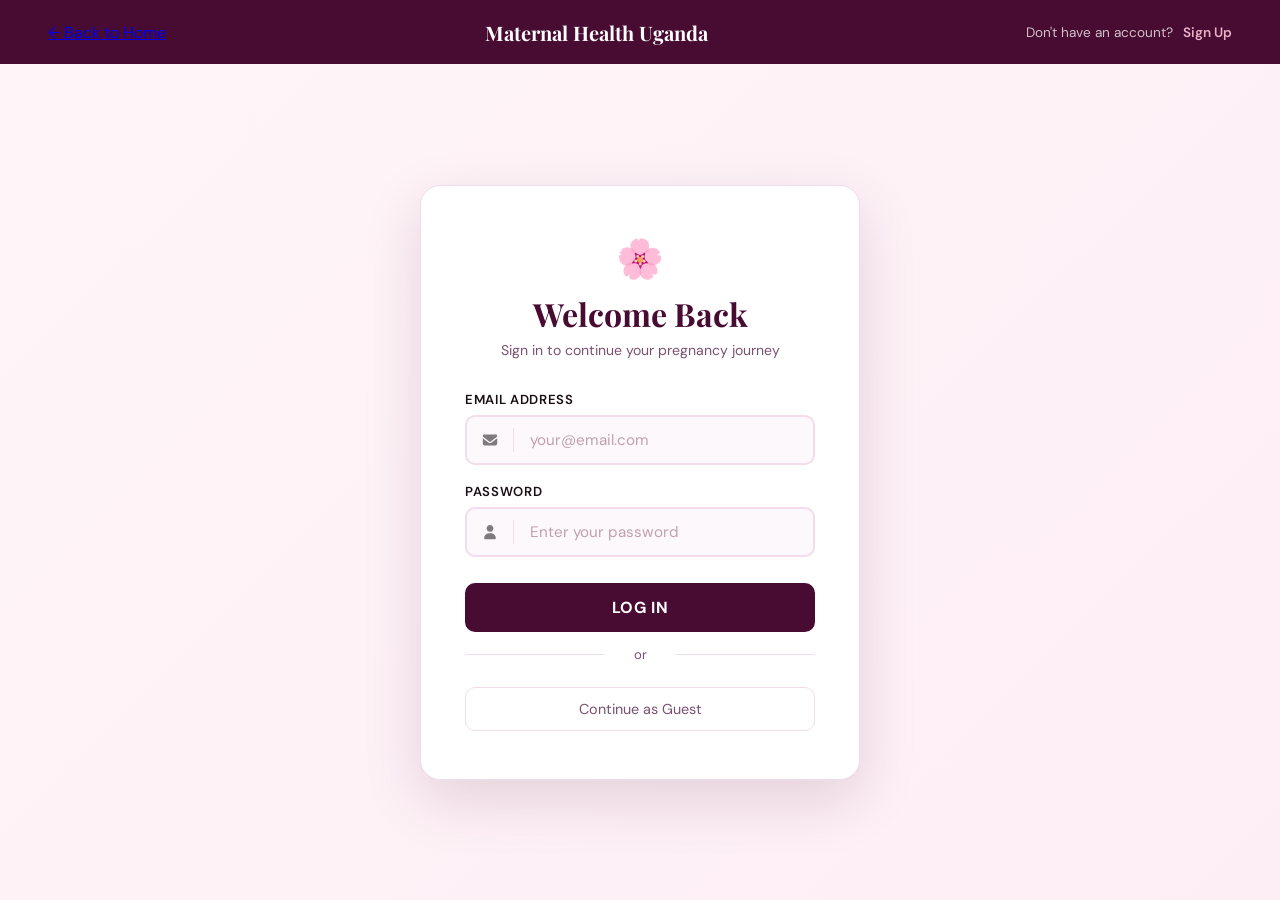
<file: frontend/login.html>
<!DOCTYPE html>
<html lang="en">
<head>
    <meta charset="UTF-8">
    <meta name="viewport" content="width=device-width, initial-scale=1.0">
    <title>Login — Maternal Health Uganda</title>
    <link rel="stylesheet" href="auth.css">
</head>
<body>

<header>
           <!-- back -->
<div class="back-to-home">
    <a href="index.html" class="back-link">
        <span class="back-arrow">←</span> Back to Home
    </a>
</div>
    <div id="left-header">
        <a href="index.html" id="logo">Maternal Health Uganda</a>
    </div>
    <nav id="right-header">
        Don't have an account? <a href="signup.html">Sign Up</a>
    </nav>
</header>

<div class="auth-wrapper">
    <div class="auth-card">

        <div class="brand-mark">🌸</div>
        <h1>Welcome Back</h1>
        <p class="subtitle">Sign in to continue your pregnancy journey</p>

        <div id="authMsg" class="msg"></div>

        <div class="field">
            <label>Email Address</label>
            <div class="input-wrap">
                <div class="icon">
                    <img src="../images/envelope-solid-full.svg" alt="">
                </div>
                <div class="input-divider"></div>
                <input type="email" id="loginEmail" placeholder="your@email.com" required>
            </div>
        </div>

        <div class="field">
            <label>Password</label>
            <div class="input-wrap">
                <div class="icon">
                    <img src="../images/user-solid-full.svg" alt="">
                </div>
                <div class="input-divider"></div>
                <input type="password" id="loginPassword" placeholder="Enter your password" required>
            </div>
        </div>

        <button class="btn-submit" id="loginBtn" onclick="doLogin()">LOG IN</button>

        <div class="divider">or</div>

        <button class="btn-guest" onclick="window.location.href='index.html'">Continue as Guest</button>

    </div>
</div>

<script>
async function doLogin() {
    const email    = document.getElementById('loginEmail').value.trim();
    const password = document.getElementById('loginPassword').value;
    const msg      = document.getElementById('authMsg');
    const btn      = document.getElementById('loginBtn');

    msg.className = 'msg';
    msg.textContent = '';

    if (!email || !password) {
        msg.textContent = 'Please enter your email and password.';
        msg.className   = 'msg error';
        return;
    }

    btn.textContent = 'Signing in...';
    btn.disabled    = true;

    const formData = new FormData();
    formData.append('email',    email);
    formData.append('password', password);

    try {
        const res  = await fetch('http://localhost:8080/MaternalHealthUganda/backend/login.php', { method: 'POST', body: formData });
        const data = await res.json();

        if (data.success) {
            msg.textContent = 'Login successful! Redirecting...';
            msg.className   = 'msg success';
            setTimeout(() => {
                window.location.href = 'http://localhost:8080/MaternalHealthUganda/frontend/index.html';
            }, 2000);
        } else {
            msg.textContent = data.error || 'Login failed. Please try again.';
            msg.className   = 'msg error';
            btn.textContent = 'LOG IN';
            btn.disabled    = false;
        }
    } catch (err) {
        msg.textContent = 'Network error. Please make sure XAMPP is running.';
        msg.className   = 'msg error';
        btn.textContent = 'LOG IN';
        btn.disabled    = false;
    }
}

// Allow pressing Enter to submit
document.addEventListener('keydown', function(e) {
    if (e.key === 'Enter') doLogin();
});
</script>

</body>
</html>
</file>
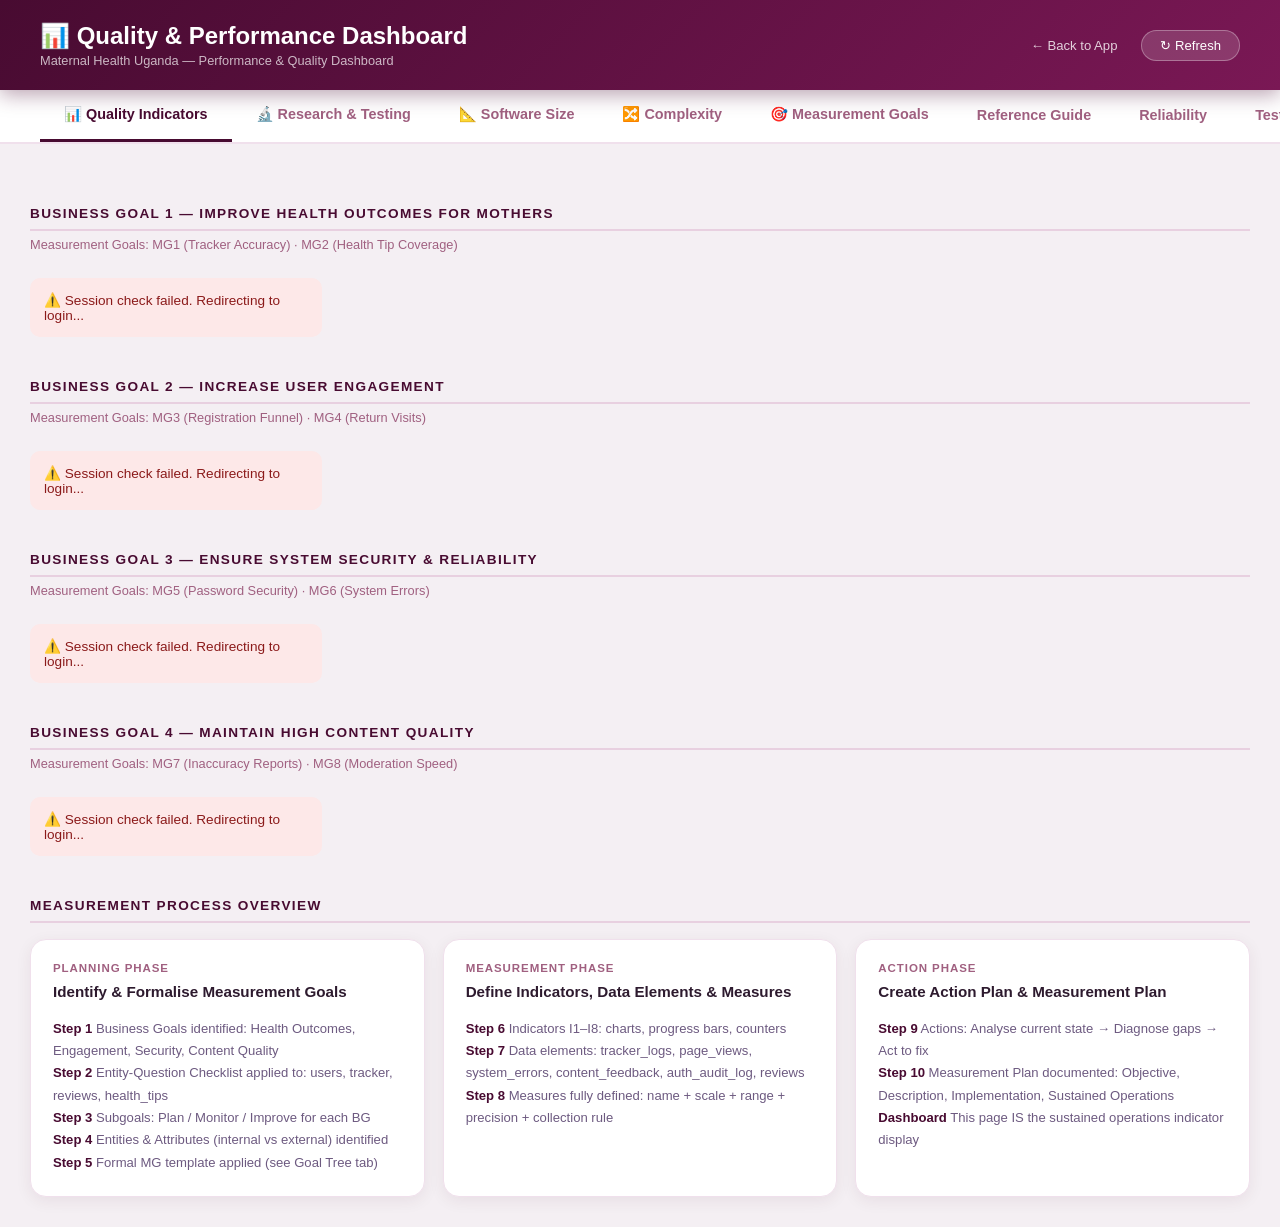
<file: frontend/metrics_dashboard.html>
<!DOCTYPE html>
<html lang="en">
<head>
<meta charset="UTF-8">
<meta name="viewport" content="width=device-width, initial-scale=1.0">
<title>Quality Dashboard — Maternal Health Uganda</title>
<style>
/* ── Reset & base ── */
*{box-sizing:border-box;margin:0;padding:0}
body{font-family:'Segoe UI',Arial,sans-serif;background:#f4eff3;color:#2d1a2e;min-height:100vh}

/* ── Header ── */
.dash-header{background:linear-gradient(135deg,#480b31 0%,#7a1855 100%);color:#fff;padding:22px 40px;display:flex;justify-content:space-between;align-items:center;position:sticky;top:0;z-index:100;box-shadow:0 4px 20px rgba(72,11,49,.4)}
.dash-header h1{font-size:1.5rem;font-weight:700}
.dash-header p{font-size:.8rem;opacity:.7;margin-top:3px}
.dash-nav{display:flex;gap:10px;align-items:center}
.dash-nav a{color:#fff;text-decoration:none;font-size:.82rem;opacity:.8;padding:6px 14px;border-radius:20px;transition:.2s}
.dash-nav a:hover,.dash-nav a.active{background:rgba(255,255,255,.2);opacity:1}
#refreshBtn{background:rgba(255,255,255,.15);color:#fff;border:1px solid rgba(255,255,255,.3);padding:7px 18px;border-radius:20px;cursor:pointer;font-size:.82rem}
#refreshBtn:hover{background:rgba(255,255,255,.25)}

/* ── Tab bar ── */
.tab-bar{background:#fff;border-bottom:2px solid #f0e0ec;display:flex;gap:0;padding:0 40px;overflow-x:auto}
.tab-btn{background:none;border:none;padding:16px 24px;font-size:.9rem;font-weight:600;color:#a06080;cursor:pointer;border-bottom:3px solid transparent;white-space:nowrap;transition:.2s}
.tab-btn:hover{color:#480b31}
.tab-btn.active{color:#480b31;border-bottom-color:#480b31}

/* ── Main container ── */
.container{max-width:1300px;margin:0 auto;padding:30px}
.tab-content{display:none}.tab-content.active{display:block}

/* ── Section titles ── */
.section-title{font-size:.85rem;font-weight:800;color:#480b31;text-transform:uppercase;letter-spacing:.1em;margin:32px 0 16px;padding-bottom:8px;border-bottom:2px solid #e8d0e0}
.section-subtitle{font-size:.8rem;color:#a06080;margin-top:-10px;margin-bottom:16px}

/* ── Grid ── */
.grid{display:grid;gap:18px}
.grid-4{grid-template-columns:repeat(auto-fill,minmax(270px,1fr))}
.grid-3{grid-template-columns:repeat(auto-fill,minmax(320px,1fr))}
.grid-2{grid-template-columns:repeat(auto-fill,minmax(450px,1fr))}

/* ── Cards ── */
.card{background:#fff;border-radius:16px;padding:22px;box-shadow:0 4px 16px rgba(72,11,49,.07);border:1px solid #f0e0ec;transition:.2s}
.card:hover{transform:translateY(-2px);box-shadow:0 8px 24px rgba(72,11,49,.12)}
.card-label{font-size:.72rem;font-weight:800;text-transform:uppercase;letter-spacing:.08em;color:#a06080;margin-bottom:8px}
.card-title{font-size:.95rem;font-weight:600;color:#2d1a2e;margin-bottom:16px;line-height:1.3}
.big-number{font-size:2.6rem;font-weight:800;color:#480b31;line-height:1}
.big-unit{font-size:.95rem;color:#a06080;margin-left:3px;font-weight:400}
.sub-stats{margin-top:10px;display:flex;gap:14px;flex-wrap:wrap}
.sub-stat{font-size:.8rem;color:#7a5080}.sub-stat strong{color:#2d1a2e}

/* ── Badges ── */
.badge{display:inline-block;padding:3px 10px;border-radius:12px;font-size:.72rem;font-weight:700;margin-top:8px}
.badge-good{background:#d4f5e2;color:#1a6640}
.badge-warn{background:#fff3cd;color:#7a5500}
.badge-danger{background:#fde8e8;color:#8b1a1a}
.badge-neutral{background:#f0e0ec;color:#480b31}
.badge-blue{background:#dbeafe;color:#1e40af}

/* ── Progress bar ── */
.prog-wrap{margin-top:12px}
.prog-label{display:flex;justify-content:space-between;font-size:.78rem;color:#7a5080;margin-bottom:5px}
.prog-track{width:100%;height:9px;background:#f0e0ec;border-radius:5px;overflow:hidden}
.prog-fill{height:100%;border-radius:5px;transition:width .9s ease}
.prog-pink{background:linear-gradient(90deg,#f0a8c0,#c86090)}
.prog-green{background:linear-gradient(90deg,#6bcf8e,#2d8f50)}
.prog-blue{background:linear-gradient(90deg,#7ab8f5,#2563eb)}
.prog-orange{background:linear-gradient(90deg,#fbbf24,#d97706)}

/* ── Measurement goal boxes ── */
.mg-box{background:#faf5ff;border:1px solid #e8d0e0;border-radius:12px;padding:14px;margin-bottom:10px;font-size:.8rem}
.mg-box strong{color:#480b31}
.mg-box .mg-field{display:inline-block;background:#fff;border:1px solid #e0c0d8;border-radius:6px;padding:2px 8px;margin:2px 0;color:#480b31;font-weight:600}

/* ── Hypothesis box ── */
.hyp-box{background:#f0f7ff;border-left:4px solid #3b82f6;border-radius:0 8px 8px 0;padding:12px 16px;margin-bottom:14px;font-size:.82rem;color:#1e3a5f}
.hyp-box strong{color:#1e40af;display:block;margin-bottom:4px}

/* ── Variable table ── */
.var-table{width:100%;border-collapse:collapse;font-size:.82rem;margin-top:10px}
.var-table th{background:#480b31;color:#fff;padding:8px 12px;text-align:left;font-weight:600}
.var-table td{padding:8px 12px;border-bottom:1px solid #f0e0ec}
.var-table tr:hover td{background:#fdf5f9}
.var-table td:first-child{font-weight:600;color:#480b31}

/* ── Loading / error states ── */
.loading{text-align:center;padding:40px;color:#a06080;font-size:.9rem}
.loading::after{content:'';display:inline-block;width:20px;height:20px;border:2px solid #e8d0e0;border-top-color:#480b31;border-radius:50%;animation:spin .8s linear infinite;margin-left:10px;vertical-align:middle}
@keyframes spin{to{transform:rotate(360deg)}}
.error-state{background:#fde8e8;color:#8b1a1a;padding:14px;border-radius:10px;font-size:.85rem;margin:10px 0}

/* ── Timeline (Case Study events) ── */
.timeline{list-style:none;padding:0;position:relative}
.timeline::before{content:'';position:absolute;left:16px;top:0;bottom:0;width:2px;background:#f0e0ec}
.timeline li{padding:0 0 16px 42px;position:relative}
.timeline li::before{content:'';position:absolute;left:10px;top:4px;width:12px;height:12px;border-radius:50%;border:2px solid #480b31;background:#fff}
.tl-cat{font-size:.7rem;font-weight:700;text-transform:uppercase;letter-spacing:.06em;color:#a06080}
.tl-name{font-size:.88rem;font-weight:600;color:#2d1a2e;margin:2px 0}
.tl-time{font-size:.75rem;color:#c0a0b0}
.tl-metric{font-size:.72rem;background:#f0e0ec;color:#480b31;padding:2px 7px;border-radius:10px;display:inline-block}
.impact-high::before{background:#ef4444!important}
.impact-medium::before{background:#f59e0b!important}

/* ── Survey result bars ── */
.survey-question{margin-bottom:12px}
.sq-label{display:flex;justify-content:space-between;font-size:.8rem;color:#2d1a2e;margin-bottom:4px}
.sq-label span{font-weight:700;color:#480b31}
.sq-bar{height:8px;background:#f0e0ec;border-radius:4px;overflow:hidden}
.sq-fill{height:100%;border-radius:4px;background:linear-gradient(90deg,#f0a8c0,#c86090);transition:width .9s ease}

/* ── Experiment phase badge ── */
.phase-badge{display:inline-block;padding:3px 10px;border-radius:12px;font-size:.72rem;font-weight:700}
.phase-conception{background:#ede9fe;color:#5b21b6}
.phase-design{background:#fef3c7;color:#92400e}
.phase-preparation{background:#dbeafe;color:#1e40af}
.phase-execution{background:#d1fae5;color:#065f46}
.phase-analysis{background:#fde68a;color:#78350f}
.phase-dissemination{background:#d4f5e2;color:#1a6640}
</style>
</head>
<body>

<!-- HEADER -->
<div class="dash-header">
  <div>
    <h1>📊 Quality & Performance Dashboard</h1>
    <p>Maternal Health Uganda — Performance & Quality Dashboard</p>
  </div>
  <div class="dash-nav">
    <a href="index.html">← Back to App</a>
    <button id="refreshBtn" onclick="loadAll()">↻ Refresh</button>
  </div>
</div>

<!-- TAB BAR -->
<div class="tab-bar">
  <button class="tab-btn active" onclick="showTab('ch3')">📊 Quality Indicators</button>
  <button class="tab-btn" onclick="showTab('ch4')">🔬 Research & Testing</button>
  <button class="tab-btn" onclick="showTab('ch5')">📐 Software Size</button>
  <button class="tab-btn" onclick="showTab('ch6')">🔀 Complexity</button>
  <button class="tab-btn" onclick="showTab('gqm_tree')">🎯 Measurement Goals</button>
  <button class="tab-btn" onclick="showTab('reference')">Reference Guide</button>
  <button class="tab-btn" onclick="showTab('ch9')">Reliability</button>
  <button class="tab-btn" onclick="showTab('ch10')">Test Metrics</button>
</div>

<div class="container">

  <!-- ================================================================ -->
  <!-- TAB 1: CHAPTER 3 — GQM INDICATORS                            -->
  <!-- ================================================================ -->
  <div id="tab-ch3" class="tab-content active">

    <div class="section-title">Business Goal 1 — Improve Health Outcomes for Mothers</div>
    <p class="section-subtitle">Measurement Goals: MG1 (Tracker Accuracy) · MG2 (Health Tip Coverage)</p>
    <div class="grid grid-4" id="bg1-cards"><div class="loading">Loading indicators</div></div>

    <div class="section-title">Business Goal 2 — Increase User Engagement</div>
    <p class="section-subtitle">Measurement Goals: MG3 (Registration Funnel) · MG4 (Return Visits)</p>
    <div class="grid grid-4" id="bg2-cards"><div class="loading">Loading indicators</div></div>

    <div class="section-title">Business Goal 3 — Ensure System Security & Reliability</div>
    <p class="section-subtitle">Measurement Goals: MG5 (Password Security) · MG6 (System Errors)</p>
    <div class="grid grid-4" id="bg3-cards"><div class="loading">Loading indicators</div></div>

    <div class="section-title">Business Goal 4 — Maintain High Content Quality</div>
    <p class="section-subtitle">Measurement Goals: MG7 (Inaccuracy Reports) · MG8 (Moderation Speed)</p>
    <div class="grid grid-4" id="bg4-cards"><div class="loading">Loading indicators</div></div>

    <div class="section-title">Measurement Process Overview</div>
    <div class="grid grid-3" id="process-cards">
      <!-- Static reference cards -->
      <div class="card">
        <div class="card-label">Planning Phase</div>
        <div class="card-title">Identify &amp; Formalise Measurement Goals</div>
        <div style="font-size:.82rem;color:#6d5a80;line-height:1.7">
          <b style="color:#480b31">Step 1</b> Business Goals identified: Health Outcomes, Engagement, Security, Content Quality<br>
          <b style="color:#480b31">Step 2</b> Entity-Question Checklist applied to: users, tracker, reviews, health_tips<br>
          <b style="color:#480b31">Step 3</b> Subgoals: Plan / Monitor / Improve for each BG<br>
          <b style="color:#480b31">Step 4</b> Entities &amp; Attributes (internal vs external) identified<br>
          <b style="color:#480b31">Step 5</b> Formal MG template applied (see Goal Tree tab)
        </div>
      </div>
      <div class="card">
        <div class="card-label">Measurement Phase</div>
        <div class="card-title">Define Indicators, Data Elements &amp; Measures</div>
        <div style="font-size:.82rem;color:#6d5a80;line-height:1.7">
          <b style="color:#480b31">Step 6</b> Indicators I1–I8: charts, progress bars, counters<br>
          <b style="color:#480b31">Step 7</b> Data elements: tracker_logs, page_views, system_errors, content_feedback, auth_audit_log, reviews<br>
          <b style="color:#480b31">Step 8</b> Measures fully defined: name + scale + range + precision + collection rule
        </div>
      </div>
      <div class="card">
        <div class="card-label">Action Phase</div>
        <div class="card-title">Create Action Plan &amp; Measurement Plan</div>
        <div style="font-size:.82rem;color:#6d5a80;line-height:1.7">
          <b style="color:#480b31">Step 9</b> Actions: Analyse current state → Diagnose gaps → Act to fix<br>
          <b style="color:#480b31">Step 10</b> Measurement Plan documented: Objective, Description, Implementation, Sustained Operations<br>
          <b style="color:#480b31">Dashboard</b> This page IS the sustained operations indicator display
        </div>
      </div>
    </div>
  </div>

  <!-- ================================================================ -->
  
  <!-- ================================================================ -->
  <div id="tab-ch4" class="tab-content">

    <!-- Investigation Technique Summary -->
    <div class="section-title">Research Methods Used</div>
    <p class="section-subtitle">Three complementary methods used to evaluate and improve the platform</p>
    <div class="grid grid-3">
      <div class="card">
        <div class="card-label">Method 1 · Controlled Testing</div>
        <div class="card-title">🧪 Formal Experiment</div>
        <div style="font-size:.82rem;color:#6d5a80;line-height:1.8">
          <b>Control:</b> HIGH — variables strictly controlled<br>
          <b>Retrospective:</b> Usually yes<br>
          <b>Generalise:</b> Possibly<br>
          <b>Our experiment:</b> Input validation vs no validation<br>
          <b>Hypothesis:</b> Validation reduces error rate by &gt;50%<br>
          <b>IV:</b> Validation present/absent &nbsp;|&nbsp; <b>DV:</b> Error rate
        </div>
        <span class="badge badge-blue">Tables: experiments, experiment_observations, experiment_results</span>
      </div>
      <div class="card">
        <div class="card-label">Method 2 · Real-World Observation</div>
        <div class="card-title">📋 Case Study</div>
        <div style="font-size:.82rem;color:#6d5a80;line-height:1.8">
          <b>Control:</b> LOW — real usage observed<br>
          <b>Retrospective:</b> No — documented as it happens<br>
          <b>Generalise:</b> No (single project context)<br>
          <b>Our case study:</b> Real Maternal Health Uganda usage<br>
          <b>Events logged:</b> feature_use, errors, feedback, admin actions<br>
          <b>Contact degrees:</b> First, Second, Third
        </div>
        <span class="badge badge-neutral">Table: case_study_events (auto-populated)</span>
      </div>
      <div class="card">
        <div class="card-label">Method 3 · User Survey</div>
        <div class="card-title">📊 Survey</div>
        <div style="font-size:.82rem;color:#6d5a80;line-height:1.8">
          <b>Control:</b> None<br>
          <b>Retrospective:</b> Yes<br>
          <b>Generalise:</b> Partially<br>
          <b>Our survey:</b> User satisfaction on 5 GQM questions<br>
          <b>Q1:</b> Tracker useful (MG1) &nbsp;|&nbsp; <b>Q2:</b> Tips accurate (MG2)<br>
          <b>Q3:</b> Ease of use (MG3) &nbsp;|&nbsp; <b>Q4–5:</b> Recommend / Satisfaction
        </div>
        <span class="badge badge-good">Table: survey_responses · Endpoint: submitsurvey.php</span>
      </div>
    </div>

    <!-- Formal Experiment: Hypothesis and Variables -->
    <div class="section-title">Active Tests & Experiments</div>
    <div class="grid grid-2" id="experiment-cards"><div class="loading">Loading experiments</div></div>

    <!-- 3 Degrees of Contact -->
    <div class="section-title">How We Collect Data</div>
    <div class="grid grid-3">
      <div class="card">
        <div class="card-label">First Degree</div>
        <div class="card-title">👥 Direct to Participants</div>
        <div style="font-size:.82rem;color:#6d5a80;line-height:1.8">
          Access to the people themselves.<br>
          <b>Methods:</b> Interviews, questionnaires, think-aloud, work diaries<br>
          <b>In our project:</b> The survey form (submitsurvey.php) collects first-degree data directly from mothers using the app.<br>
          Survey questions ask about tracker usefulness, tip accuracy, and ease of use.
        </div>
        <span class="badge badge-blue">Endpoint: submitsurvey.php</span>
      </div>
      <div class="card">
        <div class="card-label">Second Degree</div>
        <div class="card-title">🖥️ Work Environment (Real-time)</div>
        <div style="font-size:.82rem;color:#6d5a80;line-height:1.8">
          Access to environment while work happens — not people directly.<br>
          <b>Methods:</b> Instrumented systems, runtime monitoring, event logging<br>
          <b>In our project:</b> MetricsLogger auto-instruments every PHP action — tracker uses, logins, page views, errors — all logged in real-time without user involvement.
        </div>
        <span class="badge badge-neutral">Class: MetricsLogger (all logXxx methods)</span>
      </div>
      <div class="card">
        <div class="card-label">Third Degree</div>
        <div class="card-title">📁 Work Artifacts Only</div>
        <div style="font-size:.82rem;color:#6d5a80;line-height:1.8">
          No access to people or live environment — only artefacts (logs, code, documents).<br>
          <b>Methods:</b> Bug report analysis, offline log mining, code review<br>
          <b>In our project:</b> Analysis of tracker_logs, system_errors, content_feedback tables after-the-fact; SQL view queries on stored data.
        </div>
        <span class="badge badge-warn">Tables: tracker_logs, system_errors, content_feedback</span>
      </div>
    </div>

    <!--  Empirical Research Guidelines -->
    <div class="section-title">Research Quality Standards — Compliance Checklist</div>
    <p class="section-subtitle">6-area checklist ensuring our research meets international quality standards</p>
    <div class="grid grid-2">
      <div class="card">
        <div class="card-label">Area 1</div>
        <div class="card-title">📌 Experimental Context</div>
        <div style="font-size:.82rem;line-height:2">
          <span style="color:#1a6640">✅</span> <b>C1:</b> Context fully specified — entities (users, tracker, tips), attributes (error rate, coverage %), measures (ratio scale)<br>
          <span style="color:#1a6640">✅</span> <b>C2:</b> Hypothesis stated BEFORE data collection: "Validation reduces errors by &gt;50%"<br>
          <span style="color:#1a6640">✅</span> <b>C3:</b> Exploratory questions stated upfront in experiment registry (experiments table)
        </div>
      </div>
      <div class="card">
        <div class="card-label">Area 2</div>
        <div class="card-title">🎯 Experimental Design</div>
        <div style="font-size:.82rem;line-height:2">
          <span style="color:#1a6640">✅</span> <b>D1:</b> Population: mothers using MHU app in Uganda<br>
          <span style="color:#1a6640">✅</span> <b>D3:</b> Assignment: control (no validation) vs treatment (with validation)<br>
          <span style="color:#1a6640">✅</span> <b>D5:</b> Experimental unit = one tracker calculation event<br>
          <span style="color:#1a6640">✅</span> <b>D6:</b> Min sample size = 100 (pre-calculated)<br>
          <span style="color:#7a5500">⚠️</span> <b>D7:</b> Blinding: not fully implemented (admin knows which group)<br>
          <span style="color:#1a6640">✅</span> <b>D9:</b> All treatments defined: savetracker.php with/without validation block
        </div>
      </div>
      <div class="card">
        <div class="card-label">Area 3</div>
        <div class="card-title">📥 Data Collection</div>
        <div style="font-size:.82rem;line-height:2">
          <span style="color:#1a6640">✅</span> <b>DC1:</b> All measures fully defined: entity + attribute + unit + counting rule<br>
          <span style="color:#1a6640">✅</span> <b>DC2:</b> Quality control: try/catch on all logging, fallback to error_log<br>
          <span style="color:#1a6640">✅</span> <b>DC3:</b> Dropout notes field in experiment_observations<br>
          <span style="color:#1a6640">✅</span> <b>DC4:</b> Other performance measures: page load tracked via page_views
        </div>
      </div>
      <div class="card">
        <div class="card-label">Area 4</div>
        <div class="card-title">📈 Analysis</div>
        <div style="font-size:.82rem;line-height:2">
          <span style="color:#1a6640">✅</span> <b>A1:</b> Multiple testing control: experiments isolated per metric<br>
          <span style="color:#1a6640">✅</span> <b>A2:</b> Blind analysis: computeresults.php computes stats independently<br>
          <span style="color:#7a5500">⚠️</span> <b>A3:</b> Sensitivity analysis: planned (not yet run — needs more data)<br>
          <span style="color:#1a6640">✅</span> <b>A4:</b> Assumptions: ratio scale data verified before statistical test<br>
          <span style="color:#1a6640">✅</span> <b>A5:</b> Quality control: experiment_results stores both raw and computed values
        </div>
      </div>
      <div class="card">
        <div class="card-label">Area 5</div>
        <div class="card-title">📄 Presentation of Results</div>
        <div style="font-size:.82rem;line-height:2">
          <span style="color:#1a6640">✅</span> <b>P1:</b> All procedures documented in this dashboard and README<br>
          <span style="color:#1a6640">✅</span> <b>P2:</b> Results show value + significance level + confidence field<br>
          <span style="color:#1a6640">✅</span> <b>P3:</b> Raw data available in experiment_observations table<br>
          <span style="color:#1a6640">✅</span> <b>P4:</b> Descriptive stats: n, mean, std dev, min, max all stored<br>
          <span style="color:#1a6640">✅</span> <b>P5:</b> Progress bars + charts displayed on this dashboard
        </div>
      </div>
      <div class="card">
        <div class="card-label">Area 6</div>
        <div class="card-title">🧠 Interpretation of Results</div>
        <div style="font-size:.82rem;line-height:2">
          <span style="color:#1a6640">✅</span> <b>I1:</b> Population defined: active Ugandan mothers using MHU app<br>
          <span style="color:#1a6640">✅</span> <b>I2:</b> Practical vs statistical significance noted in practical_note field of experiment_results<br>
          <span style="color:#1a6640">✅</span> <b>I3:</b> Limitations field in experiment_results: student project, small sample, classroom context
        </div>
      </div>
    </div>

    <!-- Variable Control (Principles) -->
    <div class="section-title">Core Testing Principles</div>
    <div class="grid grid-3">
      <div class="card">
        <div class="card-label">Principle 1</div>
        <div class="card-title">🔁 Replication</div>
        <p style="font-size:.82rem;color:#6d5a80;line-height:1.7">Same conditions should produce same results. Each tracker calculation is independently logged — multiple users performing the same action create replicated observations. This eliminates confounded results from one-off measurements.</p>
        <span class="badge badge-neutral">Implemented via tracker_logs (all uses recorded)</span>
      </div>
      <div class="card">
        <div class="card-label">Principle 2</div>
        <div class="card-title">🎲 Randomization</div>
        <p style="font-size:.82rem;color:#6d5a80;line-height:1.7">Random assignment minimises uncontrolled variable effects. In our experiment, users are randomly assigned to control/treatment groups based on session ID hashing — no bias in group assignment. This reduces confounding from user skill level.</p>
        <span class="badge badge-neutral">Field: group_name in experiment_observations</span>
      </div>
      <div class="card">
        <div class="card-label">Principle 3</div>
        <div class="card-title">🧩 Local Control (Blocking)</div>
        <p style="font-size:.82rem;color:#6d5a80;line-height:1.7">Blocking groups subjects by a known confounding factor (e.g. mobile vs desktop users). Balancing keeps equal numbers per group. Correlation analysis uses <code>experiment_results</code> mean/std data to find relationships between variables.</p>
        <span class="badge badge-neutral">Fields: block_name in experiment_observations</span>
      </div>
    </div>

    <!-- Survey Results -->
    <div class="section-title">Survey Results — Baseline Satisfaction</div>
    <div class="grid grid-2" id="survey-cards"><div class="loading">Loading survey data</div></div>

    <!-- Case Study Events -->
    <div class="section-title">Case Study Event Timeline</div>
    <p class="section-subtitle">Real usage events auto-logged by MetricsLogger — "research in the typical"</p>
    <div class="card">
      <ul class="timeline" id="timeline-list"><li style="padding-left:42px;color:#a06080;font-size:.85rem">Loading events...</li></ul>
    </div>
  </div>

  <!-- ================================================================ -->
  <!-- TAB 3: GQM GOAL TREE                                              -->
  <!-- ================================================================ -->
  <div id="tab-gqm_tree" class="tab-content">
    <div class="section-title">Measurement Goals — Full Detail</div>
    <p class="section-subtitle">Each goal defines exactly what we measure, why we measure it, and who cares about the result</p>

    <div id="mg-tree-cards" class="grid grid-2">
      <!-- Will be rendered by JS -->
    </div>
  </div>

  <!-- ================================================================ -->
  <!-- TAB 4: FRAMEWORK REFERENCE                                        -->
  <!-- ================================================================ -->
  <div id="tab-reference" class="tab-content">
    <div class="section-title">Measurement Framework Comparison</div>
    <div class="card" style="overflow-x:auto">
      <table class="var-table">
        <thead><tr><th>Feature</th><th>Basic GQM</th><th>Enhanced GQM with Indicators</th></tr></thead>
        <tbody>
          <tr><td>Layers</td><td>Goal → Question → Metric</td><td>Goal → Question → Indicator → Metric</td></tr>
          <tr><td>Indicator layer</td><td>❌ Not present</td><td>✅ Added between Q and M</td></tr>
          <tr><td>Process model</td><td>Simple</td><td>Full 10-step model (recommended)</td></tr>
          <tr><td>Completeness</td><td>Simple only</td><td>Simple + Clear + Complete</td></tr>
          <tr><td>MG template</td><td>Informal</td><td>5-part formal template</td></tr>
          <tr><td>Action plan</td><td>Not included</td><td>Step 9–10: Action + Measurement Plan</td></tr>
          <tr><td>Our implementation</td><td>N/A</td><td>Complete model applied</td></tr>
        </tbody>
      </table>
    </div>

    <div class="section-title">Research Technique Comparison</div>
    <div class="card" style="overflow-x:auto">
      <table class="var-table">
        <thead><tr><th>Feature</th><th>Formal Experiment</th><th>Case Study</th><th>Survey</th></tr></thead>
        <tbody>
          <tr><td>Control over variables</td><td>HIGH</td><td>LOW</td><td>None</td></tr>
          <tr><td>Retrospective</td><td>Usually yes</td><td>Usually no</td><td>Yes</td></tr>
          <tr><td>Can generalise</td><td>Possibly</td><td>No</td><td>Partially</td></tr>
          <tr><td>Scale</td><td>"In the small"</td><td>"In the typical"</td><td>"In the large"</td></tr>
          <tr><td>When to choose</td><td>Need to isolate cause-effect</td><td>First real-world project</td><td>Comparing many projects</td></tr>
          <tr><td>Our table</td><td>experiments + observations + results</td><td>case_study_events</td><td>survey_responses</td></tr>
        </tbody>
      </table>
    </div>

    <div class="section-title">GQM Indicators: Full Mapping Table</div>
    <div class="card" style="overflow-x:auto">
      <table class="var-table">
        <thead><tr><th>Indicator</th><th>Business Goal</th><th>Measurement Goal</th><th>Question</th><th>Metric</th><th>Target</th></tr></thead>
        <tbody>
          <tr><td>I1</td><td>BG1 Health Outcomes</td><td>MG1 Tracker Accuracy</td><td>What % of tracker uses produce errors?</td><td>Error rate per 100 uses</td><td>&lt;0.5%</td></tr>
          <tr><td>I2</td><td>BG1 Health Outcomes</td><td>MG2 Tip Coverage</td><td>What % of 42 weeks have reviewed tips?</td><td>Reviewed tips / 42</td><td>100%</td></tr>
          <tr><td>I3</td><td>BG2 Engagement</td><td>MG3 Registration Funnel</td><td>What % of signup page visitors register?</td><td>Registrations / signup visits</td><td>&gt;60%</td></tr>
          <tr><td>I4</td><td>BG2 Engagement</td><td>MG4 Return Visits</td><td>What % of users returned in last 7 days?</td><td>Active last 7 days / total users</td><td>&gt;40%</td></tr>
          <tr><td>I5</td><td>BG3 Security</td><td>MG5 Password Security</td><td>Are all passwords bcrypt-hashed?</td><td>$2y$ hash compliance %</td><td>100%</td></tr>
          <tr><td>I6</td><td>BG3 Reliability</td><td>MG6 System Errors</td><td>How many errors per endpoint per day?</td><td>Errors per 1000 requests</td><td>&lt;1</td></tr>
          <tr><td>I7</td><td>BG4 Content Quality</td><td>MG8 Moderation Speed</td><td>How quickly are reviews approved?</td><td>Avg hours to approve</td><td>&lt;24h</td></tr>
          <tr><td>I8</td><td>BG4 Content Quality</td><td>MG7 Inaccuracy Reports</td><td>How many tip errors are reported monthly?</td><td>Reports per month</td><td>&lt;3</td></tr>
        </tbody>
      </table>
    </div>

    <div class="section-title">Variable Types</div>
    <div class="card" style="overflow-x:auto">
      <table class="var-table">
        <thead><tr><th>Variable Type</th><th>Definition</th><th>Our Example</th></tr></thead>
        <tbody>
          <tr><td>Independent Variable (IV)</td><td>What YOU change (the cause)</td><td>Presence of input validation in savetracker.php</td></tr>
          <tr><td>Dependent Variable (DV)</td><td>What REACTS (the effect)</td><td>Tracker error rate per 100 uses</td></tr>
          <tr><td>Controlled Variables</td><td>Held constant to avoid confounding</td><td>User experience level, device type, time of year</td></tr>
          <tr><td>Confounding Variable</td><td>Hidden third variable — must be blocked</td><td>Internet connectivity affecting user input speed</td></tr>
        </tbody>
      </table>
    </div>
  </div>

  <!-- ============================================================ -->
  <!-- TAB: LECTURE 09 - SOFTWARE RELIABILITY                        -->
  <!-- ============================================================ -->
  <div id="tab-ch9" class="tab-content">
    
    <div class="section-title">Software Reliability Metrics</div>
    <div class="grid grid-4" id="reliability-cards">
      <div class="card"><div class="loading">Loading reliability data...</div></div>
      <div class="card"><div class="loading">Loading reliability data...</div></div>
      <div class="card"><div class="loading">Loading reliability data...</div></div>
      <div class="card"><div class="loading">Loading reliability data...</div></div>
      <div class="card"><div class="loading">Loading reliability data...</div></div>
      <div class="card"><div class="loading">Loading reliability data...</div></div>
      <div class="card"><div class="loading">Loading reliability data...</div></div>
      <div class="card"><div class="loading">Loading reliability data...</div></div>
    </div>

    <div class="section-title">Availability Calculation</div>
    <div class="card">
      <div id="availability-calculation">
        <div class="loading">Calculating availability...</div>
      </div>
    </div>

    <div class="section-title">Serial System Reliability (15 Components)</div>
    <div class="card">
      <div id="serial-reliability">
        <div class="loading">Calculating serial reliability...</div>
      </div>
    </div>

    <div class="section-title">Inter-Failure Times Analysis</div>
    <div class="card">
      <div id="interfailure-table">
        <div class="loading">Loading inter-failure data...</div>
      </div>
    </div>

    <div class="section-title">Error-Fault-Failure Chain</div>
    <div class="card">
      <table class="var-table">
        <thead><tr><th>Sequence</th><th>Type</th><th>Project Example</th><th>Observable</th></tr></thead>
        <tbody id="failure-chain">
          <tr><td colspan="4" style="text-align:center;color:#a06080">Loading failure chain...</td></tr>
        </tbody>
      </table>
    </div>

    <div class="section-title">System Errors by Endpoint</div>
    <div class="card">
      <div id="system-errors">
        <div class="loading">Loading system errors...</div>
      </div>
    </div>

  </div>

  <!-- ============================================================ -->
  <!-- TAB: LECTURE 10 - SOFTWARE TEST METRICS                        -->
  <!-- ============================================================ -->
  <div id="tab-ch10" class="tab-content">
    
    <div class="section-title">Software Test Metrics</div>
    <div class="grid grid-4" id="testmetrics-cards">
      <div class="card"><div class="loading">Loading test metrics...</div></div>
      <div class="card"><div class="loading">Loading test metrics...</div></div>
      <div class="card"><div class="loading">Loading test metrics...</div></div>
      <div class="card"><div class="loading">Loading test metrics...</div></div>
      <div class="card"><div class="loading">Loading test metrics...</div></div>
      <div class="card"><div class="loading">Loading test metrics...</div></div>
      <div class="card"><div class="loading">Loading test metrics...</div></div>
      <div class="card"><div class="loading">Loading test metrics...</div></div>
    </div>

    <div class="section-title">Per-File Coverage Analysis</div>
    <div class="card">
      <div id="coverage-table">
        <div class="loading">Loading coverage data...</div>
      </div>
    </div>

    <div class="section-title">Test Cases & Results</div>
    <div class="card">
      <div id="test-cases-table">
        <div class="loading">Loading test cases...</div>
      </div>
    </div>

    <div class="section-title">Remaining Defects Estimation</div>
    <div class="card">
      <div id="defect-estimation">
        <div class="loading">Loading defect estimation...</div>
      </div>
    </div>

    <div class="section-title">Phase Containment Effectiveness</div>
    <div class="card">
      <div id="phase-containment">
        <div class="loading">Loading phase containment...</div>
      </div>
    </div>

    <div class="section-title">Test Estimation Analysis</div>
    <div class="card">
      <div id="test-estimation">
        <div class="loading">Calculating test estimation...</div>
      </div>
    </div>

  </div>

  <!-- ============================================================ -->
  <!-- TAB: LECTURE 05 - SOFTWARE SIZE                             -->
  <!-- ============================================================ -->
  <div id="tab-ch5" class="tab-content">

    <div class="section-title">LOC — Lines of Code</div>
    <p class="section-subtitle">Total LOC = NCLOC + CLOC + blank lines &nbsp;|&nbsp; Comment density = CLOC / LOC × 100</p>
    <div id="loc-cards" style="display:flex;gap:14px;flex-wrap:wrap;margin-bottom:20px"></div>
    <table class="var-table">
      <thead><tr><th>File</th><th>Total LOC</th><th>NCLOC</th><th>CLOC</th><th>Blank</th><th>Comment Density</th></tr></thead>
      <tbody id="loc-tbody"><tr><td colspan="6" style="text-align:center;color:#a06080">Loading…</td></tr></tbody>
    </table>

    <div class="section-title" style="margin-top:36px">Halstead Metrics</div>
    <p class="section-subtitle">V = N × log₂μ &nbsp;|&nbsp; D = (μ1/2) × (N2/μ2) &nbsp;|&nbsp; E = V × D &nbsp;|&nbsp; Higher effort = harder to write and maintain</p>
    <table class="var-table">
      <thead><tr><th>File</th><th>μ1 (operators)</th><th>μ2 (operands)</th><th>Vocabulary μ</th><th>Length N</th><th>Volume V</th><th>Difficulty D</th><th>Effort E</th></tr></thead>
      <tbody id="halstead-tbody"><tr><td colspan="8" style="text-align:center;color:#a06080">Loading…</td></tr></tbody>
    </table>

    <div class="section-title" style="margin-top:36px">Function Points</div>
    <p class="section-subtitle">Counts what the system does for users — language independent. UFC = sum of all weighted values.</p>
    <div id="fp-cards" style="display:flex;gap:14px;flex-wrap:wrap;margin-bottom:20px"></div>
    <table class="var-table">
      <thead><tr><th>Type</th><th>Component</th><th>Description</th><th>Count</th><th>Weight</th><th>Weighted Value</th></tr></thead>
      <tbody id="fp-tbody"><tr><td colspan="6" style="text-align:center;color:#a06080">Loading…</td></tr></tbody>
    </table>
    <div id="fp-ufc" style="margin-top:10px;padding:12px 18px;background:#fdf5f9;border:1px solid #f0e0ec;border-radius:8px;font-weight:700;color:#480b31;text-align:right"></div>

    <div class="section-title" style="margin-top:36px">Reuse Metrics</div>
    <p class="section-subtitle">Verbatim = unchanged &nbsp;|&nbsp; Slightly modified = &lt;25% changed &nbsp;|&nbsp; Extensively modified = 25%+ changed &nbsp;|&nbsp; New = written from scratch</p>
    <table class="var-table">
      <thead><tr><th>File</th><th>Total LOC</th><th>Verbatim</th><th>Slightly Modified</th><th>Extensively Modified</th><th>New</th><th>Reuse Level %</th></tr></thead>
      <tbody id="reuse-tbody"><tr><td colspan="7" style="text-align:center;color:#a06080">Loading…</td></tr></tbody>
    </table>

  </div>

  <!-- ============================================================ -->
  <!-- TAB: LECTURE 06 — STRUCTURAL COMPLEXITY                     -->
  <!-- ============================================================ -->
  <div id="tab-ch6" class="tab-content">

    <div class="section-title">Cyclomatic Complexity</div>
    <p class="section-subtitle">v(G) = 1 + d &nbsp;(d = decision points: if / while / for / foreach / case / catch) &nbsp;|&nbsp; Low=1–10, Moderate=11–20, High=21–50, Very High=51+</p>
    <div id="cc-cards" style="display:flex;gap:14px;flex-wrap:wrap;margin-bottom:20px"></div>
    <table class="var-table">
      <thead><tr><th>File</th><th>Decision Points (d)</th><th>v(G)</th><th>Risk Level</th></tr></thead>
      <tbody id="cc-tbody"><tr><td colspan="4" style="text-align:center;color:#a06080">Loading…</td></tr></tbody>
    </table>

    <div class="section-title" style="margin-top:36px">Cohesion</div>
    <p class="section-subtitle">CH(C) = internal / (internal + external) &nbsp;|&nbsp; Higher is better &nbsp;|&nbsp; System cohesion = mean of all modules</p>
    <div id="cohesion-cards" style="display:flex;gap:14px;flex-wrap:wrap;margin-bottom:20px"></div>
    <table class="var-table">
      <thead><tr><th>Module</th><th>Description</th><th>Internal</th><th>External</th><th>Cohesion %</th><th>Type</th></tr></thead>
      <tbody id="cohesion-tbody"><tr><td colspan="6" style="text-align:center;color:#a06080">Loading…</td></tr></tbody>
    </table>

    <div class="section-title" style="margin-top:36px">Coupling</div>
    <p class="section-subtitle">c(x,y) = coupling_rank + n/(n+1) &nbsp;|&nbsp; R0=none R1=data R2=stamp R3=control R4=content &nbsp;|&nbsp; Lower is better &nbsp;|&nbsp; Global = median</p>
    <div id="coupling-cards" style="display:flex;gap:14px;flex-wrap:wrap;margin-bottom:20px"></div>
    <table class="var-table">
      <thead><tr><th>Module X</th><th>Module Y</th><th>Type</th><th>Interconnections (n)</th><th>c(x,y)</th></tr></thead>
      <tbody id="coupling-tbody"><tr><td colspan="5" style="text-align:center;color:#a06080">Loading…</td></tr></tbody>
    </table>

    <div class="section-title" style="margin-top:36px">Information Flow — Fan-In / Fan-Out</div>
    <p class="section-subtitle">IFC(M) = (fan-in × fan-out)² &nbsp;|&nbsp; Fan-in = flows into M + data structures M reads &nbsp;|&nbsp; Fan-out = flows from M + data structures M updates</p>
    <table class="var-table">
      <thead><tr><th>Module</th><th>Fan-In</th><th>Fan-Out</th><th>IFC Value</th></tr></thead>
      <tbody id="flow-tbody"><tr><td colspan="4" style="text-align:center;color:#a06080">Loading…</td></tr></tbody>
    </table>

    <div class="section-title" style="margin-top:36px">Architecture Metrics</div>
    <p class="section-subtitle">m(G) = 2(e − n + 1) / ((n−1)(n−2)) &nbsp;|&nbsp; Lower impurity = better design &nbsp;|&nbsp; Edge-to-node ratio measures connectivity density</p>
    <div id="arch-cards" style="display:flex;gap:14px;flex-wrap:wrap;margin-bottom:20px"></div>

    <div class="section-title" style="margin-top:36px">Data Structure Complexity</div>
    <p class="section-subtitle">C = (ni × 1) + (ns × 2) + (na × 2 × array_size) &nbsp;|&nbsp; Higher cyclomatic complexity usually means lower data structure complexity</p>
    <table class="var-table">
      <thead><tr><th>File</th><th>Integers (ni)</th><th>Strings (ns)</th><th>Arrays (na)</th><th>C1</th><th>C2</th><th>C3</th><th>Total C</th></tr></thead>
      <tbody id="dsc-tbody"><tr><td colspan="8" style="text-align:center;color:#a06080">Loading…</td></tr></tbody>
    </table>

  </div>

</div><!-- /container -->

<script>
// ── State ──────────────────────────────────────────────────────────────────
let dashData = null;
let researchData  = null;

// ── Tab switching ──────────────────────────────────────────────────────────
function showTab(id) {
    document.querySelectorAll('.tab-content').forEach(el => el.classList.remove('active'));
    document.querySelectorAll('.tab-btn').forEach(el => el.classList.remove('active'));
    document.getElementById('tab-' + id).classList.add('active');
    event.target.classList.add('active');
    if (id === 'gqm_tree') renderGqmTree();
    if (id === 'ch5') loadSizeMetrics();
    if (id === 'ch6') loadComplexity();
    if (id === 'ch9') loadReliabilityMetrics();
    if (id === 'ch10') loadTestMetrics();
}

// ── Shared mini-card helper ────────────────────────────────────────────────
function miniCard(label, value, unit='') {
    return `<div style="background:#fff;border:1px solid #f0e0ec;border-radius:10px;padding:14px 20px;min-width:120px;text-align:center">
        <div style="font-size:.68rem;font-weight:700;color:#a06080;text-transform:uppercase;letter-spacing:.06em;margin-bottom:6px">${label}</div>
        <div style="font-size:1.5rem;font-weight:800;color:#480b31">${value}<span style="font-size:.8rem;font-weight:500">${unit}</span></div>
    </div>`;
}

// ── Lecture 05: Software Size ──────────────────────────────────────────────
async function loadSizeMetrics() {
    try {
        const res  = await fetch('../backend/getsizemetrics.php');
        const data = await res.json();
        if (data.status !== 'ok') return;

        // LOC summary cards
        const l = data.loc;
        document.getElementById('loc-cards').innerHTML = [
            miniCard('Total LOC',   l.total_loc,           ''),
            miniCard('NCLOC',       l.total_ncloc,         ''),
            miniCard('CLOC',        l.total_cloc,          ''),
            miniCard('Comment %',   l.avg_comment_density, '%'),
            miniCard('Files',       l.file_count,          ''),
        ].join('');

        // LOC table
        document.getElementById('loc-tbody').innerHTML = l.files.map(f =>
            `<tr><td>${f.file_name}</td><td>${f.total_loc}</td><td>${f.ncloc}</td><td>${f.cloc}</td><td>${f.blank_lines}</td><td>${f.comment_density}%</td></tr>`
        ).join('');

        // Halstead table
        document.getElementById('halstead-tbody').innerHTML = data.halstead.files.map(h =>
            `<tr><td>${h.file_name}</td><td>${h.mu1}</td><td>${h.mu2}</td><td>${h.vocabulary}</td><td>${h.length_n}</td>
             <td>${parseFloat(h.volume).toFixed(1)}</td><td>${parseFloat(h.difficulty).toFixed(2)}</td><td>${parseFloat(h.effort).toFixed(0)}</td></tr>`
        ).join('');

        // Function points summary cards
        const typeLabel = {EI:'External Inputs',EO:'External Outputs',EQ:'External Queries',ILF:'Internal Files',EIF:'External Files'};
        document.getElementById('fp-cards').innerHTML =
            data.function_points.summary.map(s =>
                miniCard(typeLabel[s.type] || s.type, s.weighted_total, ' pts')
            ).join('');

        // Function points detail table
        document.getElementById('fp-tbody').innerHTML = data.function_points.detail.map(f =>
            `<tr><td><strong>${f.component_type}</strong></td><td>${f.component_name}</td>
             <td style="font-size:.78rem;color:#888">${f.description}</td>
             <td>${f.count_value}</td><td>${f.weight}</td><td><strong>${f.weighted_value}</strong></td></tr>`
        ).join('');

        document.getElementById('fp-ufc').innerHTML =
            `Unadjusted Function Count (UFC) = <span style="font-size:1.3rem">&nbsp;${data.function_points.ufc}</span> Function Points`;

        // Reuse table
        document.getElementById('reuse-tbody').innerHTML = data.reuse.files.map(r =>
            `<tr><td>${r.file_name}</td><td>${r.total_loc}</td><td>${r.verbatim_loc}</td>
             <td>${r.slightly_modified_loc}</td><td>${r.extensively_modified_loc}</td>
             <td>${r.new_loc}</td><td><strong>${r.reuse_level}%</strong></td></tr>`
        ).join('');

    } catch(e) { console.error('Size metrics error:', e); }
}

// ── Lecture 06: Structural Complexity ─────────────────────────────────────
async function loadComplexity() {
    try {
        const res  = await fetch('../backend/getcomplexity.php');
        const data = await res.json();
        if (data.status !== 'ok') return;

        // Cyclomatic complexity
        const riskColor = {low:'#2e7d32', moderate:'#e65100', high:'#b71c1c', very_high:'#6a1a4c'};
        document.getElementById('cc-cards').innerHTML = [
            miniCard('Files Measured',  data.cyclomatic.file_count,        ''),
            miniCard('Average v(G)',    data.cyclomatic.avg_v,             ''),
            miniCard('High Risk Files', data.cyclomatic.high_risk.length,  ''),
        ].join('');

        document.getElementById('cc-tbody').innerHTML = data.cyclomatic.files.map(f =>
            `<tr><td>${f.file_name}</td><td>${f.decision_points}</td><td><strong>${f.cyclomatic_v}</strong></td>
             <td style="color:${riskColor[f.risk_level]};font-weight:700;text-transform:capitalize">${f.risk_level.replace('_',' ')}</td></tr>`
        ).join('');

        // Cohesion
        document.getElementById('cohesion-cards').innerHTML = [
            miniCard('System Cohesion', data.cohesion.system_cohesion, '%'),
            miniCard('Modules',         data.cohesion.modules.length,   ''),
        ].join('');

        document.getElementById('cohesion-tbody').innerHTML = data.cohesion.modules.map(m =>
            `<tr><td><strong>${m.module_name}</strong></td>
             <td style="font-size:.78rem;color:#888">${m.module_description}</td>
             <td>${m.internal_relations}</td><td>${m.external_relations}</td>
             <td><strong>${m.cohesion_pct}%</strong></td>
             <td style="text-transform:capitalize">${m.cohesion_type}</td></tr>`
        ).join('');

        // Coupling
        const cpColor = {R0:'#2e7d32',R1:'#388e3c',R2:'#e65100',R3:'#c62828',R4:'#6a1a4c'};
        document.getElementById('coupling-cards').innerHTML = [
            miniCard('Global Coupling', parseFloat(data.coupling.global_coupling).toFixed(4), ''),
            miniCard('Module Pairs',    data.coupling.pairs.length,   ''),
        ].join('');

        document.getElementById('coupling-tbody').innerHTML = data.coupling.pairs.map(p =>
            `<tr><td>${p.module_x}</td><td>${p.module_y}</td>
             <td style="color:${cpColor[p.coupling_type]};font-weight:700">${p.coupling_type}</td>
             <td>${p.interconnections}</td><td><strong>${parseFloat(p.coupling_value).toFixed(4)}</strong></td></tr>`
        ).join('');

        // Information flow
        document.getElementById('flow-tbody').innerHTML = data.information_flow.modules.map(m =>
            `<tr><td><strong>${m.module_name}</strong></td><td>${m.fan_in}</td><td>${m.fan_out}</td>
             <td><strong>${parseFloat(m.ifc_value).toFixed(2)}</strong></td></tr>`
        ).join('');

        // Architecture
        const a = data.architecture;
        document.getElementById('arch-cards').innerHTML = [
            miniCard('Nodes',          a.nodes,                                    ''),
            miniCard('Edges',          a.edges,                                    ''),
            miniCard('Depth',          a.arch_depth,                               ''),
            miniCard('Width',          a.arch_width,                               ''),
            miniCard('Edge/Node',      parseFloat(a.edge_node_ratio).toFixed(4),   ''),
            miniCard('Impurity m(G)',  parseFloat(a.impurity).toFixed(6),          ''),
        ].join('');

        // Data structure complexity
        document.getElementById('dsc-tbody').innerHTML = data.data_structure.files.map(f =>
            `<tr><td>${f.file_name}</td><td>${f.integer_vars}</td><td>${f.string_vars}</td><td>${f.array_vars}</td>
             <td>${f.c1_integers}</td><td>${f.c2_strings}</td><td>${f.c3_arrays}</td>
             <td><strong>${f.total_complexity}</strong></td></tr>`
        ).join('');

    } catch(e) { console.error('Complexity error:', e); }
}

// ── Load all data on page open ─────────────────────────────────────────────
async function loadAll() {
    // First verify admin session
    try {
        const sessionRes = await fetch('http://localhost:8080/MaternalHealthUganda/backend/check_session.php');
        const sessionData = await sessionRes.json();
        
        if (!sessionData.valid) {
            showGlobalError('Access denied: ' + sessionData.error + '. Redirecting to login...');
            setTimeout(() => {
                window.location.href = 'http://localhost:8080/MaternalHealthUganda/frontend/login.html';
            }, 2000);
            return;
        }
        
        // Update header with user info
        updateUserInfo(sessionData.user);
        
    } catch(e) {
        showGlobalError('Session check failed. Redirecting to login...');
        setTimeout(() => {
            window.location.href = 'http://localhost:8080/MaternalHealthUganda/frontend/login.html';
        }, 2000);
        return;
    }
    
    // Load dashboard data
    try {
        const r    = await fetch('http://localhost:8080/MaternalHealthUganda/backend/getmetrics.php');
        const json = await r.json();
        if (json.success) {
            dashData = json.data;
            renderIndicators(dashData);
        } else {
            showGlobalError(json.error || 'Could not load metrics. Are you logged in as admin?');
        }
    } catch(e) {
        showGlobalError('Network error. Is the PHP server running?');
    }

    try {
        const r2   = await fetch('http://localhost:8080/MaternalHealthUganda/backend/getexperiments.php');
        const j2   = await r2.json();
        if (j2.success) {
            researchData = j2;
            renderResearch(j2);
        }
    } catch(e) { /* Silent — might not have data yet */ }
}

function showGlobalError(msg) {
    ['bg1-cards','bg2-cards','bg3-cards','bg4-cards'].forEach(id => {
        document.getElementById(id).innerHTML =
          `<div class="error-state">⚠️ ${msg}</div>`;
    });
}

// ---- Update user info in header ----
function updateUserInfo(user) {
    const navElement = document.querySelector('.dash-nav');
    if (navElement && user) {
        // Add user info and logout button
        const userInfo = document.createElement('div');
        userInfo.style.cssText = 'display: flex; align-items: center; gap: 10px; margin-left: 20px;';
        userInfo.innerHTML = `
            <span style="font-size: 0.8rem; opacity: 0.9;">${user.name}</span>
            <button onclick="doLogout()" style="background: rgba(255,255,255,0.2); color: white; border: 1px solid rgba(255,255,255,0.3); padding: 5px 12px; border-radius: 15px; cursor: pointer; font-size: 0.75rem;">Logout</button>
        `;
        navElement.appendChild(userInfo);
    }
}

// ---- Logout function ----
async function doLogout() {
    try {
        await fetch('http://localhost:8080/MaternalHealthUganda/backend/logout.php', { method: 'POST' });
        window.location.href = 'http://localhost:8080/MaternalHealthUganda/frontend/login.html';
    } catch(e) {
        // Even if logout fails, redirect to login
        window.location.href = 'http://localhost:8080/MaternalHealthUganda/frontend/login.html';
    }
}

// ── Render Quality Indicators ──────────────────────────────────────
function renderIndicators(d) {
    // ── BG1 ──
    const ta = d.tracker_accuracy || {};
    const tc = d.tips_coverage    || {};
    document.getElementById('bg1-cards').innerHTML = `
      ${kpiCard('I1','MG1 — Tracker Accuracy',
          ta.error_rate_pct ?? '—', '%',
          `<div class="sub-stats"><span class="sub-stat">Total uses: <strong>${ta.total_uses||0}</strong></span><span class="sub-stat">Errors: <strong>${ta.error_count||0}</strong></span></div>
           ${progBar(100-(ta.error_rate_pct||0),'pink')} ${badge(ta.error_rate_pct,'<0.5 → Good','≥0.5 → Review',0.5,'good','danger')}`,
          'entity: tracker_logs | scale: ratio | target: <0.5%')}
      ${kpiCard('I2','MG2 — Health Tip Coverage',
          tc.reviewed_pct ?? '—', '%',
          `<div class="sub-stats"><span class="sub-stat">Reviewed: <strong>${tc.reviewed_tips||0}/42</strong></span><span class="sub-stat">Unreviewed: <strong>${42-(tc.reviewed_tips||0)}</strong></span></div>
           ${progBar(tc.reviewed_pct||0,'green')} ${badge(tc.reviewed_pct,'100% → Complete','Needs review',100,'good','warn')}`,
          'entity: health_tips | attribute: reviewed_by | target: 100%')}`;

    // ── BG2 ──
    const rf = d.registration_funnel || {};
    const rv = d.return_visits       || {};
    document.getElementById('bg2-cards').innerHTML = `
      ${kpiCard('I3','MG3 — Registration Funnel',
          rf.completion_rate_pct ?? '—', '%',
          `<div class="sub-stats"><span class="sub-stat">Signup visits: <strong>${rf.signup_page_visits||0}</strong></span><span class="sub-stat">Registered: <strong>${rf.registered_users||0}</strong></span></div>
           ${progBar(rf.completion_rate_pct||0,'blue')} ${badge(rf.completion_rate_pct,'≥60% → Good','<60% → Investigate',60,'good','warn')}`,
          'entity: page_views + users | question: what % of visitors register?')}
      ${kpiCard('I4','MG4 — Weekly Return Visits',
          rv.weekly_active_pct ?? '—', '%',
          `<div class="sub-stats"><span class="sub-stat">Active (7d): <strong>${rv.active_last_7_days||0}</strong></span><span class="sub-stat">Total users: <strong>${rv.total_users||0}</strong></span></div>
           ${progBar(rv.weekly_active_pct||0,'pink')} ${badge(rv.weekly_active_pct,'≥40% → Good','<40% → Engage users',40,'good','warn')}`,
          'entity: users.last_login | attribute: external (behaviour) | target: >40%')}`;

    // ── BG3 ──
    const ps  = d.password_security || {};
    const se  = d.system_errors     || {};
    document.getElementById('bg3-cards').innerHTML = `
      ${kpiCard('I5','MG5 — Password Security',
          ps.compliance_pct ?? '—', '%',
          `<div class="sub-stats"><span class="sub-stat">bcrypt users: <strong>${ps.bcrypt_count||0}/${ps.total_users||0}</strong></span></div>
           ${progBar(ps.compliance_pct||0,'green')} ${badge(ps.compliance_pct,'100% → Secure','<100% → CRITICAL',100,'good','danger')}`,
          'entity: users | attribute: password hash type | target: 100% bcrypt ($2y$)')}
      ${kpiCard('I6','MG6 — System Errors (30d)',
          se.total_errors ?? '0', ' errors',
          `<div class="sub-stats"><span class="sub-stat">Critical/High: <strong>${se.critical_errors||0}</strong></span><span class="sub-stat">Endpoints: <strong>${se.affected_endpoints||0}</strong></span></div>
           ${se.total_errors > 0 ? `<span class="badge badge-warn">Errors detected — review logs</span>` : `<span class="badge badge-good">No errors</span>`}`,
          'entity: system_errors | attribute: count per endpoint | target: 0 critical')}`;

    // ── BG4 ──
    const rm = d.review_moderation || {};
    const cf = d.content_feedback  || {};
    document.getElementById('bg4-cards').innerHTML = `
      ${kpiCard('I7','MG8 — Review Moderation Speed',
          rm.avg_hours_to_approve ?? '—', ' hrs avg',
          `<div class="sub-stats"><span class="sub-stat">Total: <strong>${rm.total_reviews||0}</strong></span><span class="sub-stat">Approved: <strong>${rm.approved_reviews||0}</strong></span><span class="sub-stat">Approval rate: <strong>${rm.approval_rate_pct||0}%</strong></span></div>
           ${badge(rm.avg_hours_to_approve,'<24h → Good','>24h → Slow',24,'good','warn',true)}`,
          'entity: reviews | attribute: TIMESTAMPDIFF(created_at, approved_at) | target: <24h')}
      ${kpiCard('I8','MG7 — Inaccuracy Reports (30d)',
          cf.total_reports ?? '0', ' reports',
          `<div class="sub-stats"><span class="sub-stat">Open: <strong>${cf.open_reports||0}</strong></span><span class="sub-stat">Resolved: <strong>${cf.resolved_reports||0}</strong></span><span class="sub-stat">Tip errors: <strong>${cf.tip_error_reports||0}</strong></span></div>
           ${cf.open_reports > 0 ? `<span class="badge badge-warn">${cf.open_reports} report(s) need review</span>` : `<span class="badge badge-good">No open reports</span>`}`,
          'entity: content_feedback | attribute: count per month | target: <3')}`;
}

// ── Render Research & Testing ──────────────────────────────────────
function renderResearch(d) {
    // Experiments
    const expHtml = (d.experiments || []).map(e => `
      <div class="card">
        <div class="card-label">${e.investigation_type?.replace('_',' ')?.toUpperCase() || 'EXPERIMENT'}</div>
        <div class="card-title">${e.title}</div>
        <div class="hyp-box">
          <strong>Hypothesis (stated BEFORE data collection — D2 guideline)</strong>
          ${e.hypothesis}
        </div>
        <table class="var-table">
          <tr><td>Independent Variable</td><td>${e.independent_var}</td></tr>
          <tr><td>Dependent Variable</td><td>${e.dependent_var}</td></tr>
          <tr><td>Controlled Variables</td><td>${e.controlled_vars||'Not specified'}</td></tr>
          <tr><td>Min Sample Size (D6)</td><td>${e.sample_size||'Not set'} subjects</td></tr>
          <tr><td>Observations collected</td><td>${e.total_observations||0}</td></tr>
          <tr><td>Subjects</td><td>${e.total_subjects||0}</td></tr>
        </table>
        <div style="margin-top:12px">
          <span class="phase-badge phase-${e.phase}">${e.phase?.toUpperCase()}</span>
        </div>
      </div>
    `).join('') || '<div class="card"><p style="color:#a06080;font-size:.85rem">No experiments registered yet. Run the database SQL to seed sample data.</p></div>';
    document.getElementById('experiment-cards').innerHTML = expHtml;

    // Survey results
    const survHtml = (d.surveys || []).map(s => `
      <div class="card">
        <div class="card-label">Survey · ${s.total_responses} response(s)</div>
        <div class="card-title">${s.survey_name}</div>
        ${surveyBar('Q1: Tracker Usefulness (MG1)',     s.avg_tracker_useful)}
        ${surveyBar('Q2: Tip Accuracy (MG2)',            s.avg_tips_accurate)}
        ${surveyBar('Q3: Ease of Use (MG3)',             s.avg_site_easy_to_use)}
        ${surveyBar('Q4: Would Recommend',               s.avg_would_recommend)}
        ${surveyBar('Q5: Overall Satisfaction',          s.avg_overall_satisfy)}
      </div>
    `).join('') || '<div class="card"><p style="color:#a06080;font-size:.85rem">No survey responses yet. Users can submit via the survey form on the main app.</p></div>';
    document.getElementById('survey-cards').innerHTML = survHtml;

    // Case study timeline
    const tlHtml = (d.case_events || []).slice(0,15).map(ev => `
      <li class="impact-${ev.impact_level}">
        <div class="tl-cat">${ev.event_category?.replace('_',' ')}</div>
        <div class="tl-name">${ev.event_name}</div>
        ${ev.related_metric ? `<span class="tl-metric">${ev.related_metric}</span>` : ''}
        <div class="tl-time">${formatDate(ev.occurred_at)}</div>
      </li>
    `).join('') || '<li style="padding-left:42px;color:#a06080;font-size:.85rem">No events yet — use the app to generate case study data.</li>';
    document.getElementById('timeline-list').innerHTML = tlHtml;
}

// ── GQM Tree tab ───────────────────────────────────────────────────────────
const mgDefs = [
    {id:'MG1',bg:'BG1',entity:'pregnancy tracker',purpose:'evaluating calculation accuracy',quality:'error rate per 100 uses',perspective:'system administrator',env:'Maternal Health Uganda PHP/MySQL web app',question:'What percentage of tracker uses produce incorrect calculations?',metric:'Errors / Total uses × 100 (ratio, 0–100%, precision 2dp)',ind:'I1: Error rate chart (last 30 days)',target:'<0.5%'},
    {id:'MG2',bg:'BG1',entity:'health_tips table (42 rows)',purpose:'evaluating content quality',quality:'medical review coverage percentage',perspective:'content administrator',env:'Maternal Health Uganda web app',question:'What percentage of the 42 weekly health tips have been medically reviewed?',metric:'COUNT(reviewed_by) / 42 × 100 (ratio, 0–100%, precision 1dp)',ind:'I2: Coverage bar chart',target:'100%'},
    {id:'MG3',bg:'BG2',entity:'user registration flow (signup page)',purpose:'improving user engagement',quality:'signup completion rate',perspective:'product manager',env:'Maternal Health Uganda web app',question:'What percentage of users who visit the signup page actually complete registration?',metric:'registered_users / signup_page_visits × 100 (ratio, 0–100%)',ind:'I3: Registration funnel bar',target:'>60%'},
    {id:'MG4',bg:'BG2',entity:'registered user accounts',purpose:'understanding engagement retention',quality:'weekly active user percentage',perspective:'product manager',env:'Maternal Health Uganda web app',question:'What percentage of registered users returned within the last 7 days?',metric:'Users with last_login ≤7d ago / total active users × 100',ind:'I4: Weekly active % gauge',target:'>40%'},
    {id:'MG5',bg:'BG3',entity:'user password storage',purpose:'ensuring authentication security',quality:'bcrypt hash compliance rate',perspective:'security administrator',env:'Maternal Health Uganda users table',question:'Are all user passwords stored as bcrypt hashes ($2y$)?',metric:'COUNT(password LIKE $2y$%) / COUNT(*) × 100 (ratio)',ind:'I5: Security compliance %',target:'100%'},
    {id:'MG6',bg:'BG3',entity:'PHP backend endpoints',purpose:'reducing system failures',quality:'error rate per endpoint per day',perspective:'lead developer',env:'Maternal Health Uganda backend (system_errors table)',question:'How many errors occur per endpoint per day?',metric:'COUNT(errors) / days (ratio, events per time unit)',ind:'I6: Error log table',target:'0 critical errors'},
    {id:'MG7',bg:'BG4',entity:'health tip content (content_feedback)',purpose:'improving content accuracy',quality:'user-reported inaccuracy rate',perspective:'content administrator',env:'Maternal Health Uganda content feedback module',question:'How many health tip inaccuracies are reported per month?',metric:'COUNT(feedback_type=tip_error) / 30 days (ratio)',ind:'I8: Feedback count chart',target:'<3 per month'},
    {id:'MG8',bg:'BG4',entity:'review moderation process',purpose:'maintaining content quality',quality:'average moderation speed',perspective:'content administrator',env:'Maternal Health Uganda reviews table',question:'How long does it take to approve or reject a submitted review?',metric:'AVG(TIMESTAMPDIFF(HOUR, created_at, approved_at)) (ratio, hours)',ind:'I7: Avg hours to approve',target:'<24 hours'},
];

function renderGqmTree() {
    document.getElementById('mg-tree-cards').innerHTML = mgDefs.map(mg => `
      <div class="card">
        <div class="card-label">${mg.id} · ${mg.bg}</div>
        <div class="card-title" style="margin-bottom:14px">${mg.ind}</div>
        <div class="mg-box">
          Analyze <span class="mg-field">${mg.entity}</span>
          for the purpose of <span class="mg-field">${mg.purpose}</span>
          with respect to <span class="mg-field">${mg.quality}</span>
          from the viewpoint of <span class="mg-field">${mg.perspective}</span>
          in the context of <span class="mg-field">${mg.env}</span>
        </div>
        <table class="var-table" style="margin-top:10px">
          <tr><td>GQM Question</td><td>${mg.question}</td></tr>
          <tr><td>Metric</td><td>${mg.metric}</td></tr>
          <tr><td>Target</td><td>${mg.target}</td></tr>
        </table>
      </div>
    `).join('');
}

// ── Helper functions ───────────────────────────────────────────────────────
function kpiCard(ind, title, value, unit, bodyHtml, footerNote) {
    return `<div class="card">
      <div class="card-label">${ind}</div>
      <div class="card-title">${title}</div>
      <div class="big-number">${value}<span class="big-unit">${unit}</span></div>
      ${bodyHtml}
      <div style="margin-top:12px;font-size:.72rem;color:#c0a0b0;border-top:1px solid #f0e0ec;padding-top:8px">${footerNote}</div>
    </div>`;
}

function progBar(pct, color) {
    const p = Math.min(100, Math.max(0, pct || 0));
    return `<div class="prog-wrap"><div class="prog-label"><span>0%</span><span>${p}%</span><span>100%</span></div><div class="prog-track"><div class="prog-fill prog-${color}" style="width:${p}%"></div></div></div>`;
}

function badge(val, goodText, badText, threshold, goodClass, badClass, lessThanGood=false) {
    if (val === null || val === undefined || val === '—') return `<span class="badge badge-neutral">No data yet</span>`;
    const num = parseFloat(val);
    const isGood = lessThanGood ? num < threshold : num >= threshold;
    return `<span class="badge badge-${isGood ? goodClass : badClass}">${isGood ? goodText : badText}</span>`;
}

function surveyBar(label, avg) {
    const v = avg ? parseFloat(avg) : 0;
    const pct = (v / 5) * 100;
    return `<div class="survey-question">
      <div class="sq-label"><span>${label}</span><span>${v.toFixed(1)}/5</span></div>
      <div class="sq-bar"><div class="sq-fill" style="width:${pct}%"></div></div>
    </div>`;
}

function formatDate(dateStr) {
    if (!dateStr) return '';
    try { return new Date(dateStr).toLocaleString(); } catch(e) { return dateStr; }
}

// ── Init ──────────────────────────────────────────────────────────────────
loadAll();
</script>
</body>
</html>
</file>
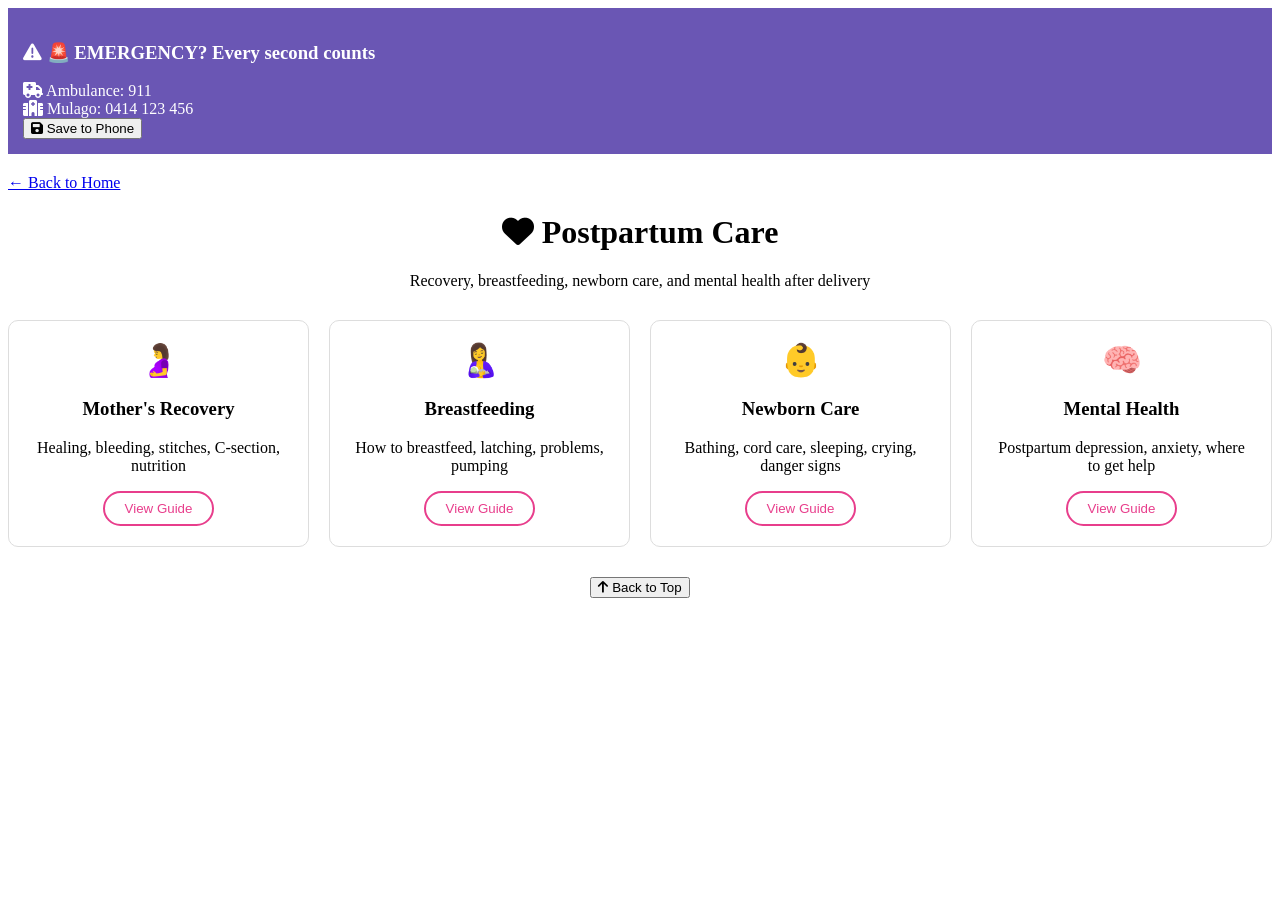
<file: frontend/postpartum.html>
<!DOCTYPE html>
<html lang="en">
<head>
    <meta charset="UTF-8">
    <meta name="viewport" content="width=device-width, initial-scale=1.0">
    <title>Postpartum Care - Maternal Health Uganda</title>
    <!-- Font Awesome for icons -->
    <link rel="stylesheet" href="https://cdnjs.cloudflare.com/ajax/libs/font-awesome/6.0.0/css/all.min.css">
</head>
<body>
    <!-- EMERGENCY BANNER -->
    <div style="background: #6a56b4; color: white; padding: 15px; margin-bottom: 20px;">
        <h3>
            <i class="fas fa-exclamation-triangle"></i>
            🚨 EMERGENCY? Every second counts
        </h3>
        <div>
            <span><i class="fas fa-ambulance"></i> Ambulance: 911</span><br>
            <span><i class="fas fa-hospital"></i> Mulago: 0414 123 456</span>
        </div>
        <button onclick="alert('Save these numbers:\nAmbulance: 911\nMulago: 0414 123 456')">
            <i class="fas fa-save"></i> Save to Phone
        </button>
    </div>

    <!-- PAGE HEADER -->
           <!-- back -->
<div class="back-to-home">
    <a href="index.html" class="back-link">
        <span class="back-arrow">←</span> Back to Home
    </a>
    <div style="text-align: center; margin-bottom: 30px;">
        <h1>
            <i class="fas fa-heart"></i>
            Postpartum Care
        </h1>
        <p>Recovery, breastfeeding, newborn care, and mental health after delivery</p>
    </div>

    <!-- CATEGORY CARDS - Click to show sections -->
    <div style="display: grid; grid-template-columns: repeat(auto-fit, minmax(250px, 1fr)); gap: 20px; margin-bottom: 30px;">
        
        <div style="background: white; border: 1px solid #ddd; border-radius: 10px; padding: 20px; text-align: center; cursor: pointer;" onclick="showSection('recovery')">
            <div style="font-size: 2rem; color: #dc3545;">🤰</div>
            <h3>Mother's Recovery</h3>
            <p>Healing, bleeding, stitches, C-section, nutrition</p>
            <button style="background: none; border: 2px solid #e83e8c; color: #e83e8c; padding: 8px 20px; border-radius: 20px;">View Guide</button>
        </div>
        
        <div style="background: white; border: 1px solid #ddd; border-radius: 10px; padding: 20px; text-align: center; cursor: pointer;" onclick="showSection('breastfeeding')">
            <div style="font-size: 2rem; color: #fd7e14;">🤱</div>
            <h3>Breastfeeding</h3>
            <p>How to breastfeed, latching, problems, pumping</p>
            <button style="background: none; border: 2px solid #e83e8c; color: #e83e8c; padding: 8px 20px; border-radius: 20px;">View Guide</button>
        </div>
        
        <div style="background: white; border: 1px solid #ddd; border-radius: 10px; padding: 20px; text-align: center; cursor: pointer;" onclick="showSection('newborn')">
            <div style="font-size: 2rem; color: #0d6efd;">👶</div>
            <h3>Newborn Care</h3>
            <p>Bathing, cord care, sleeping, crying, danger signs</p>
            <button style="background: none; border: 2px solid #e83e8c; color: #e83e8c; padding: 8px 20px; border-radius: 20px;">View Guide</button>
        </div>
        
        <div style="background: white; border: 1px solid #ddd; border-radius: 10px; padding: 20px; text-align: center; cursor: pointer;" onclick="showSection('mental')">
            <div style="font-size: 2rem; color: #198754;">🧠</div>
            <h3>Mental Health</h3>
            <p>Postpartum depression, anxiety, where to get help</p>
            <button style="background: none; border: 2px solid #e83e8c; color: #e83e8c; padding: 8px 20px; border-radius: 20px;">View Guide</button>
        </div>
    </div>

    <!-- ========== SECTION 1: MOTHER'S RECOVERY ========== -->
    <div id="recovery-section" style="display: none; background: white; border: 1px solid #ddd; border-radius: 10px; padding: 20px; margin-top: 20px;">
        
        <div style="display: flex; align-items: center; gap: 15px; border-bottom: 2px solid #f0f0f0; padding-bottom: 15px; margin-bottom: 20px;">
            <div style="font-size: 2rem;">🤰</div>
            <h2>Mother's Recovery</h2>
        </div>

        <!-- Quick Menu -->
        <div style="background: #f8f9fa; padding: 10px; border-radius: 5px; margin-bottom: 20px;">
            <a href="#bleeding" style="margin-right: 10px;">🩸 Bleeding</a>
            <a href="#pain" style="margin-right: 10px;">💊 Pain</a>
            <a href="#stitches" style="margin-right: 10px;">🧵 Stitches</a>
            <a href="#csection" style="margin-right: 10px;">🔪 C-section</a>
            <a href="#recovery-danger">🚨 Danger Signs</a>
        </div>

        <!-- Bleeding -->
        <div id="bleeding" style="background: #f8f9fa; border-left: 5px solid #e83e8c; padding: 15px; margin-bottom: 20px;">
            <h3><i class="fas fa-tint"></i> 🩸 Bleeding After Birth (Lochia)</h3>
            
            <h4>Days 1-3:</h4>
            <ul>
                <li>Bright red blood</li>
                <li>Like heavy period</li>
                <li>Small clots (grape-sized)</li>
                <li>Change pad every 2-3 hours</li>
            </ul>
            
            <h4>Days 4-10:</h4>
            <ul>
                <li>Pinkish-brown</li>
                <li>Lighter flow</li>
                <li>Change pad 3-4 times/day</li>
            </ul>
            
            <h4>Days 11-14+:</h4>
            <ul>
                <li>Whitish-yellow</li>
                <li>Spotting only</li>
                <li>May last up to 6 weeks</li>
            </ul>
            
            <div style="background: #fff3cd; border: 1px solid #ffc107; padding: 10px; margin-top: 10px;">
                <h4>🚨 SEE DOCTOR IF:</h4>
                <ul>
                    <li>Soaking 1 pad per hour</li>
                    <li>Clots bigger than your fist</li>
                    <li>Bleeding turns bright red again</li>
                    <li>Foul smell (infection)</li>
                    <li>Severe pain</li>
                </ul>
            </div>
        </div>

        <!-- Pain -->
        <div id="pain" style="background: #f8f9fa; border-left: 5px solid #e83e8c; padding: 15px; margin-bottom: 20px;">
            <h3><i class="fas fa-pills"></i> 💊 Pain Management</h3>
            
            <h4>Normal Pains:</h4>
            <ul>
                <li>Afterpains (cramping)</li>
                <li>Worse when breastfeeding</li>
                <li>Lasts 2-3 days</li>
            </ul>
            
            <h4>What Helps:</h4>
            <ul>
                <li>Paracetamol (if prescribed)</li>
                <li>Warm compress on belly</li>
                <li>Empty bladder often</li>
                <li>Gentle massage</li>
            </ul>
        </div>

        <!-- Stitches -->
        <div id="stitches" style="background: #f8f9fa; border-left: 5px solid #e83e8c; padding: 15px; margin-bottom: 20px;">
            <h3><i class="fas fa-cut"></i> 🧵 Perineal Care (If you had stitches)</h3>
            
            <h4>✅ DO:</h4>
            <ul>
                <li>Keep area clean</li>
                <li>Wash with clean water after toilet</li>
                <li>Pat dry (don't rub)</li>
                <li>Change pads often</li>
            </ul>
            
            <h4>❌ DON'T:</h4>
            <ul>
                <li>Use soap inside</li>
                <li>Sit for long periods</li>
                <li>Strain during bowel movements</li>
            </ul>
        </div>

        <!-- C-section -->
        <div id="csection" style="background: #f8f9fa; border-left: 5px solid #e83e8c; padding: 15px; margin-bottom: 20px;">
            <h3><i class="fas fa-cut"></i> 🔪 C-Section Recovery</h3>
            <ul>
                <li>Keep incision clean and dry</li>
                <li>No heavy lifting (nothing heavier than baby)</li>
                <li>No driving for 2 weeks</li>
                <li>No sex for 6 weeks</li>
                <li>Gentle walking is good</li>
            </ul>
            
            <div style="background: #fff3cd; border: 1px solid #ffc107; padding: 10px; margin-top: 10px;">
                <h4>🚨 SEE DOCTOR IF:</h4>
                <ul>
                    <li>Incision opens</li>
                    <li>Pus or foul smell</li>
                    <li>Fever</li>
                </ul>
            </div>
        </div>

        <!-- Danger Signs -->
        <div id="recovery-danger" style="background: #fff3cd; border: 1px solid #ffc107; padding: 15px;">
            <h4>🚑 CALL DOCTOR IMMEDIATELY IF:</h4>
            <ul>
                <li>Heavy bleeding (soaking 1 pad per hour)</li>
                <li>Fever >38°C</li>
                <li>Severe headache</li>
                <li>Vision changes</li>
                <li>Difficulty breathing</li>
                <li>Chest pain</li>
                <li>Swollen, painful leg</li>
                <li>Thoughts of hurting yourself or baby</li>
            </ul>
        </div>

        <div style="text-align: center; margin: 20px 0;">
            <button onclick="alert('Save these numbers:\nAmbulance: 911\nMulago: 0414 123 456')">
                <i class="fas fa-save"></i> Save Emergency Numbers
            </button>
        </div>
    </div>

    <!-- ========== SECTION 2: BREASTFEEDING ========== -->
    <div id="breastfeeding-section" style="display: none; background: white; border: 1px solid #ddd; border-radius: 10px; padding: 20px; margin-top: 20px;">
        
        <div style="display: flex; align-items: center; gap: 15px; border-bottom: 2px solid #f0f0f0; padding-bottom: 15px; margin-bottom: 20px;">
            <div style="font-size: 2rem;">🤱</div>
            <h2>Breastfeeding Guide</h2>
        </div>

        <div style="background: #f8f9fa; border-left: 5px solid #e83e8c; padding: 15px; margin-bottom: 20px;">
            <h3><i class="fas fa-book-open"></i> How to Breastfeed</h3>
            <ol>
                <li><strong>Get comfortable</strong> - Sit with back support, use pillows</li>
                <li><strong>Position baby</strong> - Tummy to tummy, nose to nipple</li>
                <li><strong>Help baby latch</strong> - Wait for wide mouth, bring to breast</li>
            </ol>
            
            <h4>✅ Good latch signs:</h4>
            <ul>
                <li>Mouth wide open</li>
                <li>Lips curled out (like fish)</li>
                <li>Chin touching breast</li>
                <li>No pain (just tugging)</li>
                <li>You hear swallowing</li>
            </ul>
            
            <h4>✗ Poor latch signs:</h4>
            <ul>
                <li>Painful</li>
                <li>Clicking sounds</li>
                <li>Baby's cheeks dimple</li>
                <li>Nipple flattened after</li>
            </ul>
        </div>

        <div style="background: #f8f9fa; border-left: 5px solid #e83e8c; padding: 15px; margin-bottom: 20px;">
            <h3><i class="fas fa-chart-line"></i> Is Baby Getting Enough Milk?</h3>
            
            <table border="1" style="width:100%; border-collapse:collapse;">
                <tr>
                    <th style="padding:10px;">Age</th>
                    <th style="padding:10px;">Wet Diapers</th>
                </tr>
                <tr>
                    <td style="padding:10px;">Day 1-2</td>
                    <td style="padding:10px;">1-2 wet diapers</td>
                </tr>
                <tr>
                    <td style="padding:10px;">Day 3-4</td>
                    <td style="padding:10px;">3-4 wet diapers</td>
                </tr>
                <tr>
                    <td style="padding:10px;">Day 5+</td>
                    <td style="padding:10px;">6-8 wet diapers</td>
                </tr>
            </table>
            
            <div style="background: #fff3cd; border: 1px solid #ffc107; padding: 10px; margin-top: 10px;">
                <h4>⚠️ Signs baby is NOT getting enough:</h4>
                <ul>
                    <li>Fewer than 6 wet diapers after day 5</li>
                    <li>Dark urine</li>
                    <li>Always fussy/crying</li>
                    <li>Not gaining weight</li>
                    <li>Very sleepy, hard to wake</li>
                </ul>
            </div>
        </div>

        <div style="background: #f8f9fa; border-left: 5px solid #e83e8c; padding: 15px;">
            <h3><i class="fas fa-tools"></i> Common Problems</h3>
            
            <h4>😖 SORE NIPPLES</h4>
            <p><strong>Fix:</strong> Improve latch, express milk on nipples, try different positions</p>
            
            <h4>🍼 ENGORGEMENT (Very full breasts)</h4>
            <p><strong>Fix:</strong> Feed more often, warm compress before feeding, cold pack between feeds</p>
            
            <h4>🔴 MASTITIS (Infected breast)</h4>
            <p><strong>Signs:</strong> Red, painful, hot area; fever</p>
            <p><strong>Fix:</strong> KEEP FEEDING! See doctor - may need antibiotics</p>
        </div>
    </div>

    <!-- ========== SECTION 3: NEWBORN CARE ========== -->
    <div id="newborn-section" style="display: none; background: white; border: 1px solid #ddd; border-radius: 10px; padding: 20px; margin-top: 20px;">
        
        <div style="display: flex; align-items: center; gap: 15px; border-bottom: 2px solid #f0f0f0; padding-bottom: 15px; margin-bottom: 20px;">
            <div style="font-size: 2rem;">👶</div>
            <h2>Newborn Care (0-6 weeks)</h2>
        </div>

        <div style="background: #f8f9fa; border-left: 5px solid #e83e8c; padding: 15px; margin-bottom: 20px;">
            <h3><i class="fas fa-bath"></i> 🛁 Bathing Your Baby</h3>
            <p><strong>How often:</strong> 2-3 times/week. Sponge bath until cord falls off.</p>
            
            <h4>Step by step:</h4>
            <ol>
                <li>Keep baby warm - only undress part you're washing</li>
                <li>Wash face first (no soap)</li>
                <li>Wash body, gentle in folds</li>
                <li>Pat dry (don't rub)</li>
                <li>Put on clean diaper, clothes</li>
            </ol>
            
            <p><strong>⚠️ SAFETY:</strong> NEVER leave baby alone in water!</p>
        </div>

        <div style="background: #f8f9fa; border-left: 5px solid #e83e8c; padding: 15px; margin-bottom: 20px;">
            <h3><i class="fas fa-cut"></i> 🧼 Umbilical Cord Care</h3>
            
            <h4>✅ DO:</h4>
            <ul>
                <li>Keep clean and dry</li>
                <li>Fold diaper below cord</li>
                <li>Let air get to it</li>
                <li>Let it fall off naturally (5-15 days)</li>
            </ul>
            
            <h4>❌ DON'T:</h4>
            <ul>
                <li>Put anything on it (no herbs, no oil)</li>
                <li>Cover tightly</li>
                <li>Pull it off</li>
            </ul>
            
            <div style="background: #fff3cd; border: 1px solid #ffc107; padding: 10px; margin-top: 10px;">
                <h4>🚨 Signs of infection (SEE DOCTOR):</h4>
                <ul>
                    <li>Redness around base</li>
                    <li>Pus or foul smell</li>
                    <li>Swelling</li>
                    <li>Bleeding</li>
                    <li>Baby has fever</li>
                </ul>
            </div>
        </div>

        <div style="background: #f8f9fa; border-left: 5px solid #e83e8c; padding: 15px; margin-bottom: 20px;">
            <h3><i class="fas fa-bed"></i> 😴 Safe Sleep</h3>
            <ul>
                <li>Always place baby on BACK</li>
                <li>Firm mattress, no pillows</li>
                <li>No soft toys or loose blankets</li>
                <li>Baby in same room (not same bed)</li>
                <li>No smoking around baby</li>
            </ul>
        </div>

        <div style="background: #fff3cd; border: 1px solid #ffc107; padding: 15px;">
            <h4>🚑 DANGER SIGNS IN NEWBORN:</h4>
            <ul>
                <li>Fever >38°C</li>
                <li>Too cold (below 36°C)</li>
                <li>Difficulty breathing</li>
                <li>Refuses to feed</li>
                <li>Vomiting (not just spit-up)</li>
                <li>Hard to wake</li>
                <li>Fewer than 4 wet diapers</li>
                <li>Yellow skin/eyes (jaundice)</li>
            </ul>
        </div>
    </div>

    <!-- ========== SECTION 4: MENTAL HEALTH ========== -->
    <div id="mental-section" style="display: none; background: white; border: 1px solid #ddd; border-radius: 10px; padding: 20px; margin-top: 20px;">
        
        <div style="display: flex; align-items: center; gap: 15px; border-bottom: 2px solid #f0f0f0; padding-bottom: 15px; margin-bottom: 20px;">
            <div style="font-size: 2rem;">🧠</div>
            <h2>Mental Health After Birth</h2>
        </div>

        <div style="background: #d4edda; border: 1px solid #28a745; padding: 15px; margin-bottom: 20px;">
            <h4><i class="fas fa-heart"></i> You are not alone</h4>
            <p>1 in 7 mothers experience postpartum depression. It's an illness, NOT a weakness. It's treatable.</p>
        </div>

        <div style="background: #f8f9fa; border-left: 5px solid #e83e8c; padding: 15px; margin-bottom: 20px;">
            <h3><i class="fas fa-list"></i> Signs (for 2+ weeks):</h3>
            <ul>
                <li>Feeling sad, hopeless, overwhelmed</li>
                <li>Can't sleep (even when baby sleeps)</li>
                <li>Sleeping too much</li>
                <li>Not eating or eating too much</li>
                <li>Irritable, angry</li>
                <li>Extreme anxiety, panic attacks</li>
                <li>No bond with baby</li>
                <li>Thoughts of hurting yourself or baby</li>
            </ul>
        </div>

        <div style="background: #cce5ff; border: 1px solid #004085; padding: 15px;">
            <h4><i class="fas fa-phone-alt"></i> 📞 GET HELP NOW</h4>
            <p><strong>Butabika National Mental Health Helpline:</strong> 0800 123 456 (free, 24/7)</p>
            <p>Your local health center</p>
            <p>Ask your midwife</p>
            <button onclick="window.location.href='tel:0800123456'">
                <i class="fas fa-phone"></i> Call Helpline Now
            </button>
        </div>
    </div>

    <!-- BACK TO TOP BUTTON -->
    <div style="text-align: center; margin: 30px 0;">
        <button onclick="window.scrollTo({top:0,behavior:'smooth'})">
            <i class="fas fa-arrow-up"></i> Back to Top
        </button>
    </div>

    <!-- SIMPLE JAVASCRIPT -->
    <script>
        function showSection(section) {
            // Hide all sections
            document.getElementById('recovery-section').style.display = 'none';
            document.getElementById('breastfeeding-section').style.display = 'none';
            document.getElementById('newborn-section').style.display = 'none';
            document.getElementById('mental-section').style.display = 'none';
            
            // Show selected section
            document.getElementById(section + '-section').style.display = 'block';
        }
    </script>

</body>
</html>
</file>
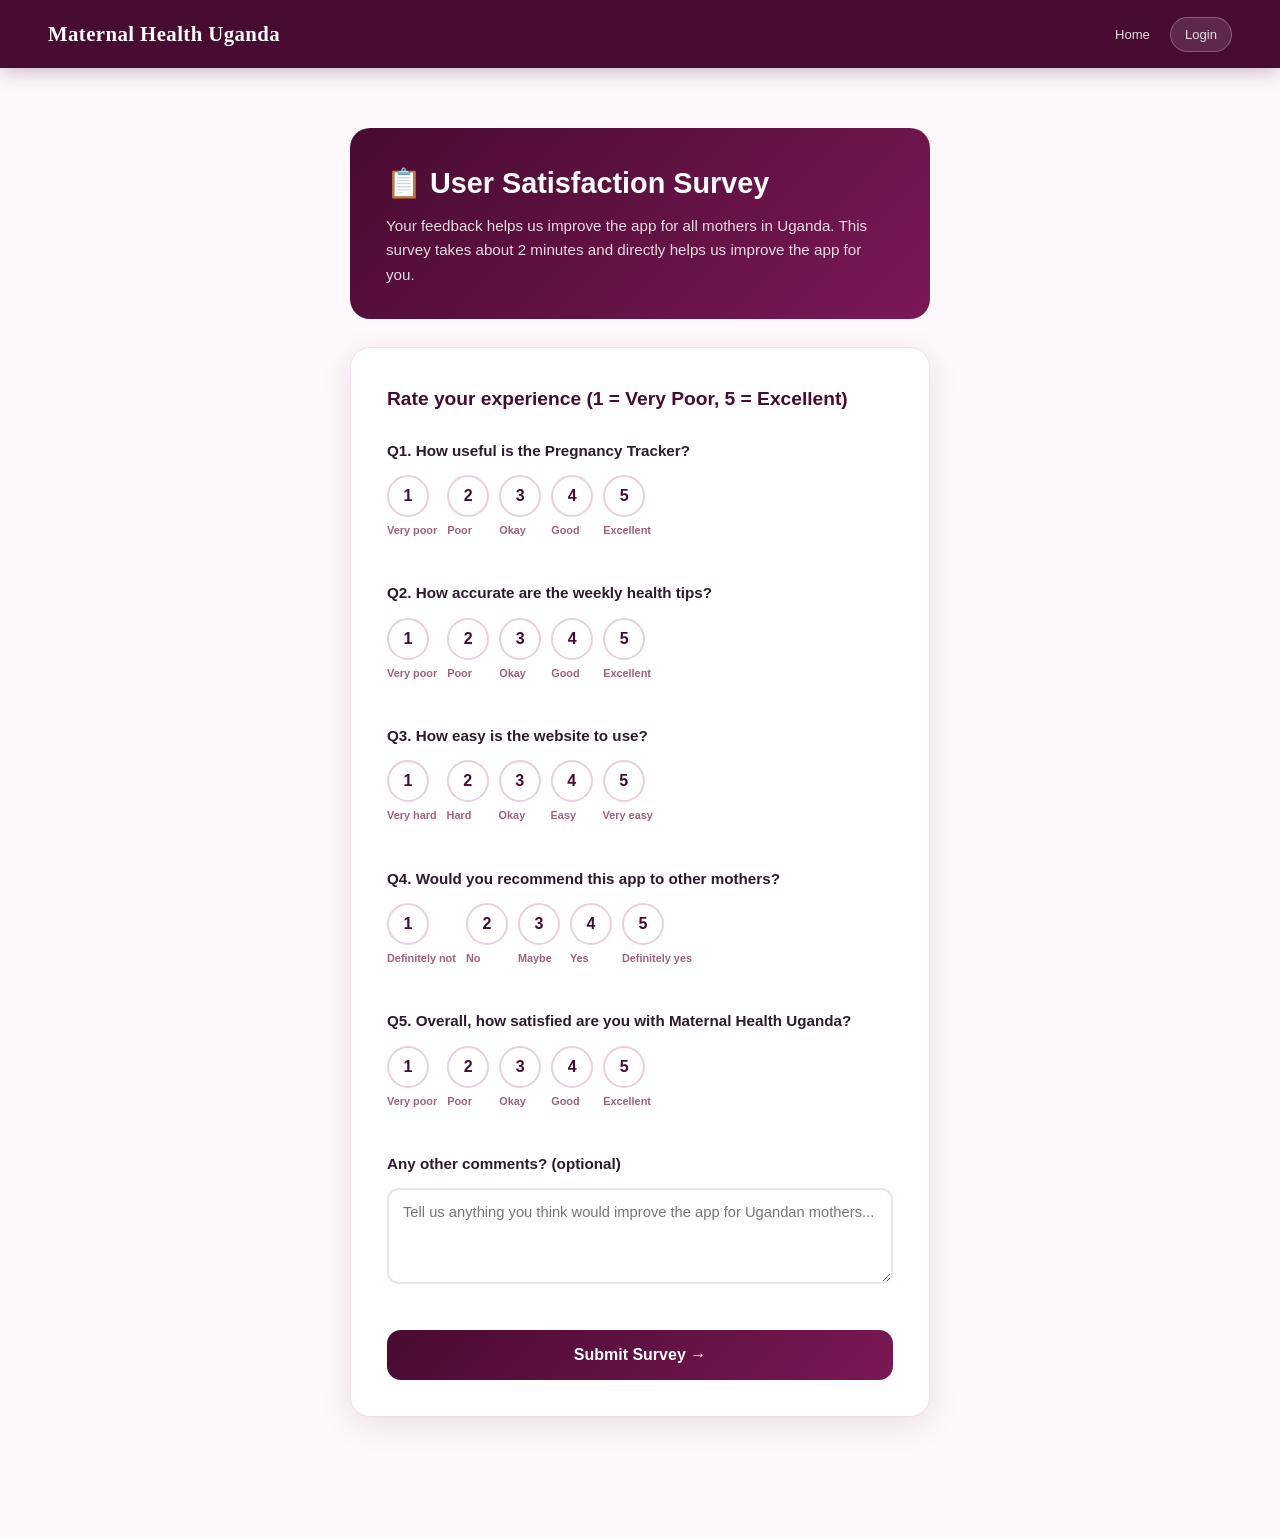
<file: frontend/survey.html>
<!DOCTYPE html>
<html lang="en">
<head>
<meta charset="UTF-8">
<meta name="viewport" content="width=device-width, initial-scale=1.0">
<title>User Survey — Maternal Health Uganda</title>
<link rel="stylesheet" href="style.css">
<style>
.survey-wrap{max-width:620px;margin:60px auto;padding:0 20px 60px}
.survey-header{background:linear-gradient(135deg,#480b31,#7a1855);color:#fff;border-radius:20px;padding:32px 36px;margin-bottom:28px}
.survey-header h1{font-size:1.8rem;margin-bottom:8px}
.survey-header p{opacity:.85;line-height:1.6;font-size:.95rem}
.survey-card{background:#fff;border-radius:20px;padding:36px;box-shadow:0 8px 32px rgba(72,11,49,.1);border:1px solid #f0e0ec}
.survey-card h2{color:#480b31;font-size:1.2rem;margin-bottom:24px}
.q-block{margin-bottom:28px}
.q-block label{display:block;font-weight:600;color:#2d1a2e;margin-bottom:12px;font-size:.95rem}
.q-meta{font-size:.78rem;color:#a06080;margin-bottom:10px;font-style:italic}
.likert{display:flex;gap:10px;flex-wrap:wrap}
.likert input[type=radio]{display:none}
.likert-opt{display:flex;flex-direction:column;align-items:center;gap:4px;cursor:pointer}
.likert-opt span.num{width:42px;height:42px;border-radius:50%;border:2px solid #e8d0e0;display:flex;align-items:center;justify-content:center;font-weight:700;color:#480b31;font-size:1rem;transition:.2s}
.likert-opt span.lbl{font-size:.68rem;color:#a06080;text-align:center;max-width:42px}
.likert input[type=radio]:checked + span.num{background:#480b31;border-color:#480b31;color:#fff}
.likert-opt:hover span.num{border-color:#480b31;background:#f0e0ec}
textarea{width:100%;padding:14px;border:2px solid #f0e0ec;border-radius:12px;font-size:.92rem;font-family:inherit;resize:vertical;transition:.2s}
textarea:focus{outline:none;border-color:#b45f8b;box-shadow:0 0 0 3px rgba(180,95,139,.12)}
.submit-btn{width:100%;padding:16px;background:linear-gradient(135deg,#480b31,#7a1855);color:#fff;border:none;border-radius:14px;font-size:1rem;font-weight:700;cursor:pointer;transition:.2s;margin-top:10px}
.submit-btn:hover{opacity:.9;transform:translateY(-1px)}
#survey-msg{padding:14px;border-radius:12px;margin-top:16px;font-size:.9rem;display:none}
.msg-ok{background:#d4f5e2;color:#1a6640}
.msg-err{background:#fde8e8;color:#8b1a1a}
.gqm-note{font-size:.75rem;color:#c0a0b0;margin-top:4px}
</style>
</head>
<body>

<header>
  <div id="left-header"><a href="index.html" id="logo">Maternal Health Uganda</a></div>
  <nav id="right-header">
    <a href="index.html">Home</a>
    <a href="login.html" class="nav-btn">Login</a>
  </nav>
</header>

<div class="survey-wrap">
  <div class="survey-header">
    <h1>📋 User Satisfaction Survey</h1>
    <p>Your feedback helps us improve the app for all mothers in Uganda. This survey takes about 2 minutes and directly helps us improve the app for you.</p>
  </div>

  <div class="survey-card">
    <h2>Rate your experience (1 = Very Poor, 5 = Excellent)</h2>

    <!--
      CHAPTER 4: Survey Investigation Technique
      Survey = retrospective study / "investigate in the large"
    -->

    <!-- Q1 — maps to MG1 (Tracker accuracy) -->
    <div class="q-block">
      <label>Q1. How useful is the Pregnancy Tracker?</label>
      <div class="likert">
        <label class="likert-opt"><input type="radio" name="q1" value="1"><span class="num">1</span><span class="lbl">Very poor</span></label>
        <label class="likert-opt"><input type="radio" name="q1" value="2"><span class="num">2</span><span class="lbl">Poor</span></label>
        <label class="likert-opt"><input type="radio" name="q1" value="3"><span class="num">3</span><span class="lbl">Okay</span></label>
        <label class="likert-opt"><input type="radio" name="q1" value="4"><span class="num">4</span><span class="lbl">Good</span></label>
        <label class="likert-opt"><input type="radio" name="q1" value="5"><span class="num">5</span><span class="lbl">Excellent</span></label>
      </div>
    </div>

    <!-- Q2 — maps to MG2 (Tip coverage / accuracy) -->
    <div class="q-block">
      <label>Q2. How accurate are the weekly health tips?</label>
      <div class="likert">
        <label class="likert-opt"><input type="radio" name="q2" value="1"><span class="num">1</span><span class="lbl">Very poor</span></label>
        <label class="likert-opt"><input type="radio" name="q2" value="2"><span class="num">2</span><span class="lbl">Poor</span></label>
        <label class="likert-opt"><input type="radio" name="q2" value="3"><span class="num">3</span><span class="lbl">Okay</span></label>
        <label class="likert-opt"><input type="radio" name="q2" value="4"><span class="num">4</span><span class="lbl">Good</span></label>
        <label class="likert-opt"><input type="radio" name="q2" value="5"><span class="num">5</span><span class="lbl">Excellent</span></label>
      </div>
    </div>

    <!-- Q3 — maps to MG3 (Ease of use / engagement) -->
    <div class="q-block">
      <label>Q3. How easy is the website to use?</label>
      <div class="likert">
        <label class="likert-opt"><input type="radio" name="q3" value="1"><span class="num">1</span><span class="lbl">Very hard</span></label>
        <label class="likert-opt"><input type="radio" name="q3" value="2"><span class="num">2</span><span class="lbl">Hard</span></label>
        <label class="likert-opt"><input type="radio" name="q3" value="3"><span class="num">3</span><span class="lbl">Okay</span></label>
        <label class="likert-opt"><input type="radio" name="q3" value="4"><span class="num">4</span><span class="lbl">Easy</span></label>
        <label class="likert-opt"><input type="radio" name="q3" value="5"><span class="num">5</span><span class="lbl">Very easy</span></label>
      </div>
    </div>

    <!-- Q4 — recommendation -->
    <div class="q-block">
      <label>Q4. Would you recommend this app to other mothers?</label>
      <div class="likert">
        <label class="likert-opt"><input type="radio" name="q4" value="1"><span class="num">1</span><span class="lbl">Definitely not</span></label>
        <label class="likert-opt"><input type="radio" name="q4" value="2"><span class="num">2</span><span class="lbl">No</span></label>
        <label class="likert-opt"><input type="radio" name="q4" value="3"><span class="num">3</span><span class="lbl">Maybe</span></label>
        <label class="likert-opt"><input type="radio" name="q4" value="4"><span class="num">4</span><span class="lbl">Yes</span></label>
        <label class="likert-opt"><input type="radio" name="q4" value="5"><span class="num">5</span><span class="lbl">Definitely yes</span></label>
      </div>
    </div>

    <!-- Q5 — overall -->
    <div class="q-block">
      <label>Q5. Overall, how satisfied are you with Maternal Health Uganda?</label>
      <div class="likert">
        <label class="likert-opt"><input type="radio" name="q5" value="1"><span class="num">1</span><span class="lbl">Very poor</span></label>
        <label class="likert-opt"><input type="radio" name="q5" value="2"><span class="num">2</span><span class="lbl">Poor</span></label>
        <label class="likert-opt"><input type="radio" name="q5" value="3"><span class="num">3</span><span class="lbl">Okay</span></label>
        <label class="likert-opt"><input type="radio" name="q5" value="4"><span class="num">4</span><span class="lbl">Good</span></label>
        <label class="likert-opt"><input type="radio" name="q5" value="5"><span class="num">5</span><span class="lbl">Excellent</span></label>
      </div>
    </div>

    <!-- Open comment -->
    <div class="q-block">
      <label>Any other comments? (optional)</label>
      <textarea id="comment" rows="4" placeholder="Tell us anything you think would improve the app for Ugandan mothers..."></textarea>
    </div>

    <button class="submit-btn" onclick="submitSurvey()">Submit Survey →</button>
    <div id="survey-msg"></div>
  </div>
</div>

<script>
async function submitSurvey() {
    const msg = document.getElementById('survey-msg');
    const form = new FormData();
    form.append('survey_name', 'User Satisfaction Survey');
    ['q1','q2','q3','q4','q5'].forEach(q => {
        const el = document.querySelector(`input[name="${q}"]:checked`);
        if (el) form.append(q, el.value);
    });
    form.append('comment', document.getElementById('comment').value);

    msg.style.display = 'none';
    try {
        const r    = await fetch('../backend/submitsurvey.php', {method:'POST', body:form});
        const json = await r.json();
        msg.className = json.success ? 'msg-ok' : 'msg-err';
        msg.textContent = json.message || json.error || 'Done';
        msg.style.display = 'block';
        if (json.success) {
            document.querySelectorAll('input[type=radio]').forEach(el => el.checked = false);
            document.getElementById('comment').value = '';
        }
    } catch(e) {
        msg.className = 'msg-err';
        msg.textContent = 'Network error. Please try again.';
        msg.style.display = 'block';
    }
}
</script>
</body>
</html>
</file>
<file: frontend/auth.css>
@import url('https://fonts.googleapis.com/css2?family=Playfair+Display:wght@400;600;700&family=DM+Sans:wght@300;400;500;600&display=swap');

:root {
    --brand:       #480b31;
    --brand-light: #7a1855;
    --accent:      #e8b1c5;
    --accent-dark: #b45f8b;
    --bg:          #fdf8fb;
    --white:       #ffffff;
    --text:        #1a0e14;
    --text-muted:  #7a5070;
    --border:      #f0dcea;
    --font-head:   'Playfair Display', Georgia, serif;
    --font-body:   'DM Sans', 'Segoe UI', sans-serif;
}

*, *::before, *::after { box-sizing: border-box; margin: 0; padding: 0; }
html { scroll-behavior: smooth; }
body { font-family: var(--font-body); background: var(--bg); color: var(--text); min-height: 100vh; }

/* ── Header ── */
header {
    background: var(--brand);
    display: flex;
    align-items: center;
    justify-content: space-between;
    padding: 0 48px;
    height: 64px;
    box-shadow: 0 2px 16px rgba(72,11,49,.25);
}
#left-header #logo {
    font-family: var(--font-head);
    font-size: 1.25rem;
    font-weight: 700;
    color: #fff;
    text-decoration: none;
}
#right-header { color: rgba(255,255,255,.75); font-size: .85rem; }
#right-header a { color: var(--accent); font-weight: 600; margin-left: 6px; text-decoration: none; }
#right-header a:hover { text-decoration: underline; }

/* ── Auth Layout ── */
.auth-wrapper {
    min-height: calc(100vh - 64px);
    display: flex;
    align-items: center;
    justify-content: center;
    padding: 40px 20px;
    background: linear-gradient(135deg, #fff5f8 0%, #fdeef5 100%);
}
.auth-card {
    background: var(--white);
    border-radius: 20px;
    padding: 48px 44px;
    width: 100%;
    max-width: 440px;
    box-shadow: 0 20px 60px rgba(72,11,49,.14);
    border: 1px solid var(--border);
}
.auth-card .brand-mark {
    text-align: center;
    margin-bottom: 8px;
    font-size: 2.4rem;
}
.auth-card h1 {
    font-family: var(--font-head);
    font-size: 2rem;
    color: var(--brand);
    text-align: center;
    margin-bottom: 6px;
}
.auth-card .subtitle {
    text-align: center;
    color: var(--text-muted);
    font-size: .88rem;
    margin-bottom: 32px;
}

/* ── Form Elements ── */
.field { margin-bottom: 18px; }
.field label {
    display: block;
    font-size: .82rem;
    font-weight: 600;
    color: var(--text);
    margin-bottom: 7px;
    text-transform: uppercase;
    letter-spacing: .05em;
}
.input-wrap {
    display: flex;
    align-items: center;
    border: 2px solid var(--border);
    border-radius: 10px;
    background: var(--bg);
    transition: border .2s, box-shadow .2s;
    overflow: hidden;
}
.input-wrap:focus-within {
    border-color: var(--accent-dark);
    box-shadow: 0 0 0 3px rgba(180,95,139,.12);
    background: var(--white);
}
.input-wrap .icon {
    padding: 0 14px;
    display: flex;
    align-items: center;
    opacity: .5;
}
.input-wrap .icon img { width: 18px; height: 18px; }
.input-divider { width: 1px; height: 24px; background: var(--border); flex-shrink: 0; }
.input-wrap input {
    flex: 1;
    padding: 13px 16px;
    border: none;
    background: transparent;
    font-size: .95rem;
    font-family: var(--font-body);
    color: var(--text);
    outline: none;
}
.input-wrap input::placeholder { color: #c0a0b0; }

/* ── Gender Radio ── */
.gender-label {
    display: block;
    font-size: .82rem;
    font-weight: 600;
    color: var(--text);
    margin-bottom: 10px;
    text-transform: uppercase;
    letter-spacing: .05em;
}
.gender-options { display: flex; gap: 12px; }
.gender-opt {
    flex: 1;
    display: flex;
    align-items: center;
    gap: 8px;
    padding: 11px 16px;
    border: 2px solid var(--border);
    border-radius: 10px;
    cursor: pointer;
    transition: border .2s, background .2s;
    font-size: .9rem;
    color: var(--text-muted);
    font-family: var(--font-body);
}
.gender-opt input[type="radio"] { accent-color: var(--brand); }
.gender-opt:has(input:checked) {
    border-color: var(--accent-dark);
    background: #fff5f8;
    color: var(--brand);
    font-weight: 600;
}

/* ── Buttons ── */
.btn-submit {
    width: 100%;
    padding: 14px;
    background: var(--brand);
    color: #fff;
    border: none;
    border-radius: 10px;
    font-size: 1rem;
    font-weight: 700;
    font-family: var(--font-body);
    cursor: pointer;
    margin-top: 8px;
    letter-spacing: .04em;
    transition: background .2s, transform .15s;
}
.btn-submit:hover { background: var(--brand-light); transform: translateY(-1px); }
.btn-submit:active { transform: translateY(0); }

.btn-guest {
    width: 100%;
    padding: 12px;
    background: transparent;
    color: var(--text-muted);
    border: 1px solid var(--border);
    border-radius: 10px;
    font-size: .9rem;
    font-family: var(--font-body);
    cursor: pointer;
    margin-top: 10px;
    transition: background .2s;
}
.btn-guest:hover { background: var(--bg); color: var(--text); }

.divider {
    text-align: center;
    color: var(--text-muted);
    font-size: .82rem;
    margin: 14px 0;
    position: relative;
}
.divider::before, .divider::after {
    content: '';
    position: absolute;
    top: 50%;
    width: 40%;
    height: 1px;
    background: var(--border);
}
.divider::before { left: 0; }
.divider::after { right: 0; }

/* ── Messages ── */
.msg {
    padding: 10px 14px;
    border-radius: 8px;
    font-size: .85rem;
    margin-bottom: 14px;
    display: none;
}
.msg.error   { background: #fde8e8; color: #8b1a1a; display: block; }
.msg.success { background: #d4f5e2; color: #1a6640; display: block; }

/* ── Responsive ── */
@media (max-width: 500px) {
    header { padding: 0 20px; }
    .auth-card { padding: 36px 24px; }
}
</file>
<file: frontend/style.css>
/* ── Variables ── */
:root {
    --brand:       #480b31;
    --brand-light: #7a1855;
    --accent:      #e8b1c5;
    --accent-dark: #b45f8b;
    --bg:          #fdf8fb;
    --white:       #ffffff;
    --text:        #1a0e14;
    --text-muted:  #7a5070;
    --border:      #f0dcea;
    --shadow:      0 4px 24px rgba(72,11,49,.10);
    --radius:      14px;
    --font-head:   'Playfair Display', Georgia, serif;
    --font-body:   'DM Sans', 'Segoe UI', sans-serif;
}

/* ── Reset ── */
*, *::before, *::after { box-sizing: border-box; margin: 0; padding: 0; }
html { scroll-behavior: smooth; }
body {
    font-family: var(--font-body);
    background: var(--bg);
    color: var(--text);
    line-height: 1.6;
}
img { max-width: 100%; display: block; }
a { text-decoration: none; color: inherit; }

/* ── Google Fonts import ── */
@import url('https://fonts.googleapis.com/css2?family=Playfair+Display:wght@400;600;700&family=DM+Sans:wght@300;400;500;600&display=swap');

/* ── Header ── */
header {
    position: sticky;
    top: 0;
    z-index: 1000;
    background: var(--brand);
    display: flex;
    align-items: center;
    justify-content: space-between;
    padding: 0 48px;
    height: 68px;
    box-shadow: 0 2px 20px rgba(72,11,49,.3);
}
#left-header #logo {
    font-family: var(--font-head);
    font-size: 1.3rem;
    font-weight: 700;
    color: #fff;
    letter-spacing: .02em;
}
#right-header {
    display: flex;
    align-items: center;
    gap: 6px;
    flex-wrap: wrap;
}
#right-header a {
    color: rgba(255,255,255,.85);
    font-size: .82rem;
    font-weight: 500;
    padding: 6px 14px;
    border-radius: 20px;
    transition: background .2s, color .2s;
}
#right-header a:hover { background: rgba(255,255,255,.15); color: #fff; }
#right-header a.nav-btn {
    background: rgba(255,255,255,.12);
    border: 1px solid rgba(255,255,255,.25);
}
#right-header a.nav-btn.signup {
    background: var(--accent-dark);
    border-color: var(--accent-dark);
    color: #fff;
}
#right-header a.nav-btn.signup:hover { background: #c86090; }

/* ── Hero Slideshow ── */
#fold { position: relative; height: 480px; overflow: hidden; background: #1a0e14; }
.slide-show { width: 100%; height: 100%; }
.slide-show-container { position: relative; width: 100%; height: 100%; }
.slide { position: absolute; inset: 0; opacity: 0; transition: opacity .8s ease; }
.slide img { width: 100%; height: 100%; object-fit: cover; opacity: .7; }
.slide.active-slide { opacity: 1; }
.slide-show-words {
    position: absolute;
    bottom: 60px;
    left: 50%;
    transform: translateX(-50%);
    font-family: var(--font-head);
    font-size: 2rem;
    font-weight: 700;
    color: #fff;
    text-align: center;
    text-shadow: 0 2px 20px rgba(0,0,0,.6);
    width: 80%;
    z-index: 10;
}
.slide-btn {
    position: absolute;
    top: 50%;
    transform: translateY(-50%);
    z-index: 20;
    background: rgba(255,255,255,.2);
    border: none;
    color: #fff;
    font-size: 1.4rem;
    width: 46px;
    height: 46px;
    border-radius: 50%;
    cursor: pointer;
    backdrop-filter: blur(4px);
    transition: background .2s;
}
.slide-btn:hover { background: rgba(255,255,255,.35); }
.slide-btn.prev { left: 24px; }
.slide-btn.next { right: 24px; }

/* ── Sections ── */
section { padding: 72px 48px; }
.section-label {
    font-size: .75rem;
    font-weight: 700;
    text-transform: uppercase;
    letter-spacing: .12em;
    color: var(--accent-dark);
    margin-bottom: 10px;
}
.section-heading {
    font-family: var(--font-head);
    font-size: 2.2rem;
    font-weight: 700;
    color: var(--brand);
    line-height: 1.25;
    margin-bottom: 16px;
}
.section-sub {
    font-size: 1rem;
    color: var(--text-muted);
    max-width: 580px;
    margin-bottom: 40px;
}

/* ── Pregnancy Tracker ── */
.featured {
    max-width: 1200px;
    margin: 0 auto;
    padding: 40px 20px;
    font-family: 'Segoe UI', Roboto, 'Helvetica Neue', sans-serif;
    background: linear-gradient(135deg, #fff9f9 0%, #f8f0f7 100%);
}

/* Main Tracker Card */
.tracker {
    background: white;
    border-radius: 30px;
    padding: 40px;
    margin-bottom: 30px;
    box-shadow: 0 20px 40px rgba(0, 0, 0, 0.05), 0 5px 15px rgba(226, 152, 203, 0.1);
    text-align: center;
    border: 1px solid rgba(255, 209, 220, 0.3);
    position: relative;
    overflow: hidden;
}

.tracker::before {
    content: '🌸';
    position: absolute;
    top: -20px;
    right: -20px;
    font-size: 100px;
    opacity: 0.1;
    transform: rotate(15deg);
}

.tracker h2 {
    color: #b45f8b;
    font-size: 2.2em;
    margin-bottom: 30px;
    font-weight: 500;
    letter-spacing: 1px;
    text-shadow: 2px 2px 4px rgba(255, 255, 255, 0.8);
}

.tracker label {
    color: #8b6b7a;
    font-size: 1.1em;
    font-weight: 500;
    margin-right: 15px;
}

.tracker input[type="date"] {
    padding: 12px 20px;
    border: 2px solid #ffe2ec;
    border-radius: 50px;
    font-size: 1em;
    color: #5d4b55;
    background: white;
    transition: all 0.3s ease;
    margin-right: 15px;
    outline: none;
}

.tracker input[type="date"]:focus {
    border-color: #d9a5b3;
    box-shadow: 0 0 0 3px rgba(217, 165, 179, 0.2);
}

.tracker button {
    background: linear-gradient(135deg, #e8b1c5 0%, #d9a5b3 100%);
    color: white;
    border: none;
    padding: 12px 35px;
    border-radius: 50px;
    font-size: 1.1em;
    font-weight: 600;
    cursor: pointer;
    transition: all 0.3s ease;
    box-shadow: 0 4px 15px rgba(217, 165, 179, 0.4);
    border: 1px solid rgba(255, 255, 255, 0.3);
}

.tracker button:hover {
    transform: translateY(-2px);
    box-shadow: 0 6px 20px rgba(217, 165, 179, 0.6);
    background: linear-gradient(135deg, #d9a5b3 0%, #c492a2 100%);
}

/* Progress Bar */
.progress-container {
    width: 100%;
    height: 12px;
    background-color: #ffecf0;
    border-radius: 50px;
    margin: 30px 0 15px;
    overflow: hidden;
}

#progressBar {
    width: 0%;
    height: 100%;
    background: linear-gradient(90deg, #fbb1c2 0%, #e598b0 50%, #d47e9e 100%);
    border-radius: 50px;
    transition: width 0.5s ease;
    position: relative;
}

#progressBar::after {
    content: '';
    position: absolute;
    top: 0;
    left: 0;
    right: 0;
    bottom: 0;
    background: linear-gradient(90deg, transparent, rgba(255, 255, 255, 0.3), transparent);
    animation: shimmer 2s infinite;
}

@keyframes shimmer {
    0% { transform: translateX(-100%); }
    100% { transform: translateX(100%); }
}

#weekInfo {
    color: #8b6b7a;
    font-size: 1.2em;
    font-weight: 500;
    margin-top: 10px;
}

/* Baby Growth Snapshot */
.snapshot {
    background: linear-gradient(135deg, #fff5f7 0%, #ffeef2 100%);
    border-radius: 25px;
    padding: 30px;
    margin-bottom: 30px;
    text-align: center;
    border: 1px dashed #e8b1c5;
}

#pregnancyWeek {
    color: #b45f8b;
    font-size: 2.5em;
    margin-bottom: 10px;
    font-weight: 400;
    position: relative;
    display: inline-block;
}

#pregnancyWeek::before {
    content: '👶';
    font-size: 0.8em;
    margin-right: 10px;
    opacity: 0.7;
}

#babySizeText {
    color: #7a5d6b;
    font-size: 1.3em;
    font-weight: 300;
    letter-spacing: 0.5px;
}


/* ── Info Cards ── */
#resources {
    background: var(--white);
    display: flex;
    flex-direction: column;
    align-items: center;
}
.cards-grid {
    display: grid;
    grid-template-columns: repeat(auto-fit, minmax(260px, 1fr));
    gap: 24px;
    max-width: 1000px;
    width: 100%;
}
.card {
    background: var(--white);
    border-radius: var(--radius);
    padding: 32px 28px;
    border: 1px solid var(--border);
    box-shadow: var(--shadow);
    transition: transform .2s, box-shadow .2s;
    position: relative;
    overflow: hidden;
}
.card::before {
    content: '';
    position: absolute;
    top: 0; left: 0; right: 0;
    height: 4px;
    background: linear-gradient(90deg, var(--accent), var(--accent-dark));
}
.card:hover { transform: translateY(-4px); box-shadow: 0 12px 36px rgba(72,11,49,.13); }
.card-icon { font-size: 2rem; margin-bottom: 14px; }
.card h4 { font-family: var(--font-head); font-size: 1.2rem; color: var(--brand); margin-bottom: 10px; }
.card p { color: var(--text-muted); font-size: .9rem; line-height: 1.65; }

/* ── Community & Postpartum ── */
.info-band {
    text-align: center;
    padding: 64px 48px;
}
.info-band.pink { background: linear-gradient(135deg,#fff0f5,#fde8f0); }
.info-band.blue { background: linear-gradient(135deg,#e8f0ff,#dce8fa); }
.info-band h2 { font-family: var(--font-head); font-size: 2rem; color: var(--brand); margin-bottom: 14px; }
.info-band p { color: var(--text-muted); font-size: 1rem; max-width: 560px; margin: 0 auto; }

/* ── Impact ── */
.impact-section {
    background: linear-gradient(135deg, #f8f9fa 0%, #e8f0f5 100%);
    padding: 80px 20px;
    text-align: center;
}

.container {
    max-width: 1200px;
    margin: 0 auto;
}

.impact-title {
    font-size: 2.5rem;
    color: #1e3a5f;
    margin-bottom: 15px;
}

.impact-subtitle {
    font-size: 1.2rem;
    color: #555;
    margin-bottom: 50px;
}

.impact-grid {
    display: grid;
    grid-template-columns: repeat(auto-fit, minmax(250px, 1fr));
    gap: 30px;
    margin-bottom: 50px;
}

.impact-card {
    background: white;
    padding: 40px 20px;
    border-radius: 16px;
    box-shadow: 0 10px 30px rgba(0, 0, 0, 0.08);
    transition: transform 0.3s ease;
}

.impact-card:hover {
    transform: translateY(-5px);
}

.counter-wrapper {
    margin-bottom: 20px;
}

.counter {
    font-size: 3.5rem;
    font-weight: 800;
    color: #e67e22;
    display: inline-block;
}

.plus, .percent {
    font-size: 2.5rem;
    font-weight: 700;
    color: #e67e22;
    margin-left: 5px;
}

.impact-card h3 {
    font-size: 1.3rem;
    color: #5f1e56;
    margin-bottom: 10px;
}

.impact-card p {
    color: #666;
    font-size: 0.9rem;
}

.impact-map-note {
    margin-top: 40px;
    padding: 20px;
    background: #5d1e5f;
    color: white;
    border-radius: 12px;
    font-weight: 500;
}

/* Responsive */
@media (max-width: 768px) {
    .impact-title {
        font-size: 1.8rem;
    }
    
    .counter {
        font-size: 2.5rem;
    }
    
    .impact-card {
        padding: 25px 15px;
    }
}

/* ── About & Why ── */
.text-section { max-width: 820px; margin: 0 auto; text-align: center; }
.text-section h3 { font-family: var(--font-head); font-size: 1.8rem; color: var(--brand); margin-bottom: 20px; }
.text-section p { color: var(--text-muted); margin-bottom: 16px; font-size: .97rem; line-height: 1.8; }

/* ── Sign Up Section ── */
.signup-section {
    background: linear-gradient(135deg, #fff5f8, #fdeef5);
    padding: 80px 48px;
}
.signup-content {
    display: grid;
    grid-template-columns: 1fr 1fr;
    gap: 64px;
    align-items: center;
    max-width: 1100px;
    margin: 0 auto;
}
.signup-text h2 { font-family: var(--font-head); font-size: 2rem; color: var(--brand); margin-bottom: 16px; line-height: 1.3; }
.signup-text p { color: var(--text-muted); margin-bottom: 32px; }
.progress-circles { display: flex; gap: 28px; }
.circle-progress { text-align: center; }
.circle {
    width: 100px; height: 100px;
    border-radius: 50%;
    display: flex; align-items: center; justify-content: center;
    margin: 0 auto 10px;
    font-family: var(--font-head);
    font-size: 1.4rem;
    font-weight: 700;
    color: var(--brand);
    background: conic-gradient(var(--accent-dark) 306deg, var(--border) 306deg);
    position: relative;
}
.circle::before {
    content: '';
    position: absolute;
    width: 78px; height: 78px;
    border-radius: 50%;
    background: var(--white);
}
.circle span { position: relative; z-index: 1; }
.circle-progress p { font-size: .8rem; color: var(--text-muted); font-weight: 500; }
.signup-box {
    background: var(--white);
    border-radius: 20px;
    padding: 40px;
    box-shadow: 0 16px 48px rgba(72,11,49,.12);
    border: 1px solid var(--border);
}
.signup-box h3 { font-family: var(--font-head); font-size: 1.6rem; color: var(--brand); margin-bottom: 24px; text-align: center; }
.form-group { margin-bottom: 18px; }
.form-group label { display: block; font-size: .85rem; font-weight: 600; color: var(--text); margin-bottom: 6px; }
.form-group input {
    width: 100%;
    padding: 12px 16px;
    border: 2px solid var(--border);
    border-radius: 10px;
    font-size: .92rem;
    font-family: var(--font-body);
    background: var(--bg);
    color: var(--text);
    outline: none;
    transition: border .2s;
}
.form-group input:focus { border-color: var(--accent-dark); background: var(--white); }
.btn-full {
    display: block;
    background: var(--brand);
    color: #fff;
    text-align: center;
    padding: 14px;
    border-radius: 10px;
    font-weight: 600;
    font-size: .95rem;
    margin-top: 8px;
    transition: background .2s, transform .15s;
}
.btn-full:hover { background: var(--brand-light); transform: translateY(-1px); }

/* ===== POSTPARTUM SECTION STYLES ===== */

.postpartum-container {
    max-width: 1200px;
    margin: 0 auto;
    padding: 20px;
    font-family: 'Segoe UI', Tahoma, Geneva, Verdana, sans-serif;
}

/* Emergency Banner */
.emergency-banner {
    background: linear-gradient(135deg, #ff4d4d 0%, #cc0000 100%);
    color: white;
    padding: 15px;
    border-radius: 10px;
    margin-bottom: 30px;
    display: flex;
    flex-wrap: wrap;
    justify-content: space-between;
    align-items: center;
    box-shadow: 0 4px 15px rgba(255, 0, 0, 0.2);
}

.emergency-banner h3 {
    margin: 0;
    font-size: 1.3rem;
    display: flex;
    align-items: center;
    gap: 10px;
}

.emergency-banner h3 i {
    font-size: 1.8rem;
}

.emergency-numbers {
    display: flex;
    gap: 20px;
    flex-wrap: wrap;
}

.emergency-number {
    background: rgba(255, 255, 255, 0.2);
    padding: 8px 15px;
    border-radius: 50px;
    font-weight: bold;
    display: flex;
    align-items: center;
    gap: 8px;
}

.save-number-btn {
    background: white;
    color: #cc0000;
    border: none;
    padding: 10px 20px;
    border-radius: 50px;
    font-weight: bold;
    cursor: pointer;
    transition: all 0.3s;
    display: flex;
    align-items: center;
    gap: 8px;
}

.save-number-btn:hover {
    background: #ffeb3b;
    transform: scale(1.05);
}

/* Main Heading */
.postpartum-heading {
    text-align: center;
    margin-bottom: 40px;
}

.postpartum-heading h1 {
    font-size: 2.5rem;
    color: #2c3e50;
    margin-bottom: 10px;
}

.postpartum-heading h1 i {
    color: #e83e8c;
    margin-right: 10px;
}

.postpartum-heading p {
    font-size: 1.2rem;
    color: #7f8c8d;
    max-width: 700px;
    margin: 0 auto;
}

/* Category Cards Grid */
.category-grid {
    display: grid;
    grid-template-columns: repeat(auto-fit, minmax(250px, 1fr));
    gap: 25px;
    margin-bottom: 50px;
}

.category-card {
    background: white;
    border-radius: 15px;
    padding: 30px 20px;
    text-align: center;
    box-shadow: 0 10px 30px rgba(0, 0, 0, 0.1);
    transition: transform 0.3s, box-shadow 0.3s;
    cursor: pointer;
    border: 2px solid transparent;
}

.category-card:hover {
    transform: translateY(-10px);
    box-shadow: 0 20px 40px rgba(0, 0, 0, 0.15);
}

.category-card.active {
    border-color: #e83e8c;
    background: #fff0f5;
}

.category-icon {
    width: 80px;
    height: 80px;
    background: #f8f9fa;
    border-radius: 50%;
    display: flex;
    align-items: center;
    justify-content: center;
    margin: 0 auto 20px;
    font-size: 2.5rem;
}

.category-card:nth-child(1) .category-icon { background: #ffe0e0; color: #dc3545; }
.category-card:nth-child(2) .category-icon { background: #fff0e0; color: #fd7e14; }
.category-card:nth-child(3) .category-icon { background: #e0f0ff; color: #0d6efd; }
.category-card:nth-child(4) .category-icon { background: #e8f0e8; color: #198754; }

.category-card h3 {
    font-size: 1.5rem;
    margin-bottom: 10px;
    color: #2c3e50;
}

.category-card p {
    color: #7f8c8d;
    margin-bottom: 15px;
    font-size: 0.95rem;
}

.category-card .btn-view {
    background: none;
    border: 2px solid #e83e8c;
    color: #e83e8c;
    padding: 8px 20px;
    border-radius: 50px;
    font-weight: bold;
    cursor: pointer;
    transition: all 0.3s;
}

.category-card .btn-view:hover {
    background: #e83e8c;
    color: white;
}

/* Content Section */
.content-section {
    background: white;
    border-radius: 20px;
    padding: 30px;
    margin-top: 30px;
    box-shadow: 0 10px 30px rgba(0, 0, 0, 0.1);
    display: none;
}

.content-section.active {
    display: block;
    animation: fadeIn 0.5s;
}

@keyframes fadeIn {
    from { opacity: 0; transform: translateY(20px); }
    to { opacity: 1; transform: translateY(0); }
}

.content-header {
    display: flex;
    align-items: center;
    gap: 15px;
    margin-bottom: 30px;
    padding-bottom: 20px;
    border-bottom: 3px solid #f0f0f0;
}

.content-icon {
    width: 60px;
    height: 60px;
    background: #f8f9fa;
    border-radius: 50%;
    display: flex;
    align-items: center;
    justify-content: center;
    font-size: 2rem;
}

.content-header h2 {
    font-size: 2rem;
    color: #2c3e50;
    margin: 0;
}

.content-header p {
    color: #7f8c8d;
    margin: 5px 0 0;
}

/* Quick Menu */
.quick-menu {
    background: #f8f9fa;
    border-radius: 10px;
    padding: 20px;
    margin-bottom: 30px;
    display: flex;
    flex-wrap: wrap;
    gap: 10px;
}

.quick-menu-item {
    background: white;
    padding: 10px 15px;
    border-radius: 50px;
    border: 1px solid #dee2e6;
    color: #495057;
    text-decoration: none;
    font-size: 0.9rem;
    transition: all 0.3s;
    cursor: pointer;
}

.quick-menu-item:hover {
    background: #e83e8c;
    color: white;
    border-color: #e83e8c;
}

/* Info Cards */
.info-card {
    background: #f8f9fa;
    border-radius: 15px;
    padding: 25px;
    margin-bottom: 25px;
    border-left: 5px solid #e83e8c;
}

.info-card h3 {
    font-size: 1.4rem;
    color: #2c3e50;
    margin-bottom: 15px;
    display: flex;
    align-items: center;
    gap: 10px;
}

.info-card h3 i {
    color: #e83e8c;
}

.info-grid {
    display: grid;
    grid-template-columns: repeat(auto-fit, minmax(250px, 1fr));
    gap: 20px;
}

.info-box {
    background: white;
    border-radius: 10px;
    padding: 15px;
}

.info-box h4 {
    color: #e83e8c;
    margin-bottom: 10px;
    font-size: 1.1rem;
}

.info-list {
    list-style: none;
    padding: 0;
}

.info-list li {
    padding: 8px 0;
    border-bottom: 1px solid #eee;
    display: flex;
    align-items: center;
    gap: 10px;
}

.info-list li:last-child {
    border-bottom: none;
}

.info-list li i {
    width: 20px;
    color: #e83e8c;
}

/* Warning Box */
.warning-box {
    background: #fff3cd;
    border: 1px solid #ffc107;
    border-radius: 10px;
    padding: 20px;
    margin: 25px 0;
}

.warning-box h4 {
    color: #856404;
    display: flex;
    align-items: center;
    gap: 10px;
    margin-bottom: 15px;
}

.warning-box ul {
    margin: 0;
    padding-left: 30px;
    color: #856404;
}

.warning-box li {
    margin-bottom: 8px;
}

/* Success Box */
.success-box {
    background: #d4edda;
    border: 1px solid #28a745;
    border-radius: 10px;
    padding: 20px;
    margin: 25px 0;
}

.success-box h4 {
    color: #155724;
    display: flex;
    align-items: center;
    gap: 10px;
}

/* Tables */
.info-table {
    width: 100%;
    border-collapse: collapse;
    margin: 20px 0;
    background: white;
    border-radius: 10px;
    overflow: hidden;
}

.info-table th {
    background: #e83e8c;
    color: white;
    padding: 12px;
    text-align: left;
}

.info-table td {
    padding: 12px;
    border-bottom: 1px solid #dee2e6;
}

.info-table tr:last-child td {
    border-bottom: none;
}

.info-table tr:nth-child(even) {
    background: #f8f9fa;
}

/* Progress Tracker */
.progress-tracker {
    background: white;
    border-radius: 10px;
    padding: 20px;
    margin: 20px 0;
}

.progress-item {
    margin-bottom: 15px;
}

.progress-label {
    display: flex;
    justify-content: space-between;
    margin-bottom: 5px;
    color: #495057;
}

.progress-bar {
    height: 10px;
    background: #e9ecef;
    border-radius: 5px;
    overflow: hidden;
}

.progress-fill {
    height: 100%;
    background: #e83e8c;
    border-radius: 5px;
    width: 0%;
    transition: width 0.3s;
}

/* Buttons */
.btn {
    padding: 12px 25px;
    border: none;
    border-radius: 50px;
    font-weight: bold;
    cursor: pointer;
    transition: all 0.3s;
    display: inline-flex;
    align-items: center;
    gap: 10px;
}

.btn-primary {
    background: #e83e8c;
    color: white;
}

.btn-primary:hover {
    background: #c2185b;
    transform: scale(1.05);
}

.btn-success {
    background: #28a745;
    color: white;
}

.btn-success:hover {
    background: #218838;
}

.btn-outline {
    background: none;
    border: 2px solid #e83e8c;
    color: #e83e8c;
}

.btn-outline:hover {
    background: #e83e8c;
    color: white;
}

/* Tabs */
.tabs {
    display: flex;
    gap: 10px;
    margin-bottom: 25px;
    flex-wrap: wrap;
}

.tab {
    padding: 10px 20px;
    background: #f8f9fa;
    border: none;
    border-radius: 50px;
    cursor: pointer;
    font-weight: 600;
    color: #495057;
    transition: all 0.3s;
}

.tab:hover {
    background: #e83e8c;
    color: white;
}

.tab.active {
    background: #e83e8c;
    color: white;
}

.tab-content {
    display: none;
    animation: fadeIn 0.5s;
}

.tab-content.active {
    display: block;
}

/* Phone Save Button */
.phone-save {
    display: inline-flex;
    align-items: center;
    gap: 10px;
    background: #25D366;
    color: white;
    padding: 12px 20px;
    border-radius: 50px;
    text-decoration: none;
    font-weight: bold;
    margin: 10px 0;
    transition: all 0.3s;
}

.phone-save:hover {
    background: #128C7E;
    transform: scale(1.05);
}

/* Responsive */
@media (max-width: 768px) {
    .emergency-banner {
        flex-direction: column;
        text-align: center;
        gap: 15px;
    }
    
    .emergency-numbers {
        justify-content: center;
    }
    
    .postpartum-heading h1 {
        font-size: 2rem;
    }
    
    .category-grid {
        grid-template-columns: 1fr;
    }
    
    .content-header {
        flex-direction: column;
        text-align: center;
    }
    
    .quick-menu {
        justify-content: center;
    }
    
    .info-grid {
        grid-template-columns: 1fr;
    }
}
/* ── Team ── */
.team-section { background: var(--white); text-align: center; }
.team-section h2 { font-family: var(--font-head); font-size: 1.8rem; color: var(--brand); margin-bottom: 40px; }
.team-grid { display: flex; justify-content: center; gap: 32px; flex-wrap: wrap; }
.team-member {
    background: var(--bg);
    border-radius: var(--radius);
    padding: 32px 40px;
    border: 1px solid var(--border);
    box-shadow: var(--shadow);
    transition: transform .2s;
}
.team-member:hover { transform: translateY(-4px); }
.member-avatar { font-size: 3.5rem; margin-bottom: 14px; }
.team-member h3 { font-family: var(--font-head); font-size: 1rem; color: var(--brand); margin-bottom: 4px; }
.team-member p { color: var(--text-muted); font-size: .88rem; }

/* ── Reviews ── */
#review-section { background: var(--bg); text-align: center; }
#review-section h2 { font-family: var(--font-head); font-size: 1.8rem; color: var(--brand); margin-bottom: 32px; }
#review {
    max-width: 680px;
    margin: 0 auto;
    background: var(--white);
    border-radius: 20px;
    padding: 48px 40px;
    box-shadow: var(--shadow);
    border: 1px solid var(--border);
    position: relative;
}
.review-slide { display: none; animation: fadeUp .4s ease; }
.review-slide.active { display: block; }
@keyframes fadeUp { from { opacity:0; transform:translateY(12px); } to { opacity:1; transform:translateY(0); } }
.review-slide p {
    font-family: var(--font-head);
    font-size: 1.2rem;
    color: var(--text);
    font-style: italic;
    line-height: 1.7;
    margin-bottom: 18px;
}
.review-slide h4 { color: var(--accent-dark); font-size: .9rem; font-weight: 600; }
.controls { display: flex; justify-content: center; gap: 16px; margin-top: 28px; }
.controls span {
    width: 44px; height: 44px;
    border-radius: 50%;
    background: var(--bg);
    border: 1px solid var(--border);
    display: flex; align-items: center; justify-content: center;
    cursor: pointer;
    font-size: 1.1rem;
    color: var(--brand);
    transition: background .2s, transform .15s;
}
.controls span:hover { background: var(--brand); color: #fff; transform: scale(1.08); }

/* ── Footer ── */
footer {
    background: var(--brand);
    color: rgba(255,255,255,.8);
    padding: 48px;
}
.footer-inner {
    max-width: 1100px;
    margin: 0 auto;
    display: flex;
    justify-content: space-between;
    align-items: flex-start;
    gap: 40px;
    flex-wrap: wrap;
    padding-bottom: 32px;
    border-bottom: 1px solid rgba(255,255,255,.15);
}
.footer-brand { font-family: var(--font-head); font-size: 1.3rem; color: #fff; margin-bottom: 10px; }
.footer-contact a { color: rgba(255,255,255,.7); font-size: .88rem; display: flex; align-items: center; gap: 8px; margin-bottom: 8px; }
.footer-contact a:hover { color: #fff; }
.footer-contact .fa-icons { width: 18px; height: 18px; filter: brightness(0) invert(1); opacity: .7; }
.footer-bottom {
    max-width: 1100px;
    margin: 24px auto 0;
    display: flex;
    justify-content: space-between;
    align-items: center;
    font-size: .8rem;
    color: rgba(255,255,255,.55);
}
.social-icons { width: 22px; height: 22px; filter: brightness(0) invert(1); opacity: .6; transition: opacity .2s; }
.social-icons:hover { opacity: 1; }
.social-links { display: flex; gap: 18px; }

/* ── Utility ── */
.error-msg   { background:#fde8e8; color:#8b1a1a; padding:10px 16px; border-radius:8px; font-size:.85rem; margin-bottom:12px; }
.success-msg { background:#d4f5e2; color:#1a6640; padding:10px 16px; border-radius:8px; font-size:.85rem; margin-bottom:12px; }

/* ── Responsive ── */
@media (max-width: 900px) {
    section { padding: 52px 24px; }
    header { padding: 0 20px; }
    .signup-content { grid-template-columns: 1fr; gap: 40px; }
    .slide-show-words { font-size: 1.3rem; width: 90%; }
    footer { padding: 40px 24px; }
    .footer-inner { flex-direction: column; }
}
@media (max-width: 600px) {
    #right-header { gap: 4px; }
    #right-header a { font-size: .74rem; padding: 5px 10px; }
    .progress-circles { flex-wrap: wrap; justify-content: center; }
    .impact-counters { gap: 16px; }
    .impact-card { padding: 20px 24px; }
}
</file>
